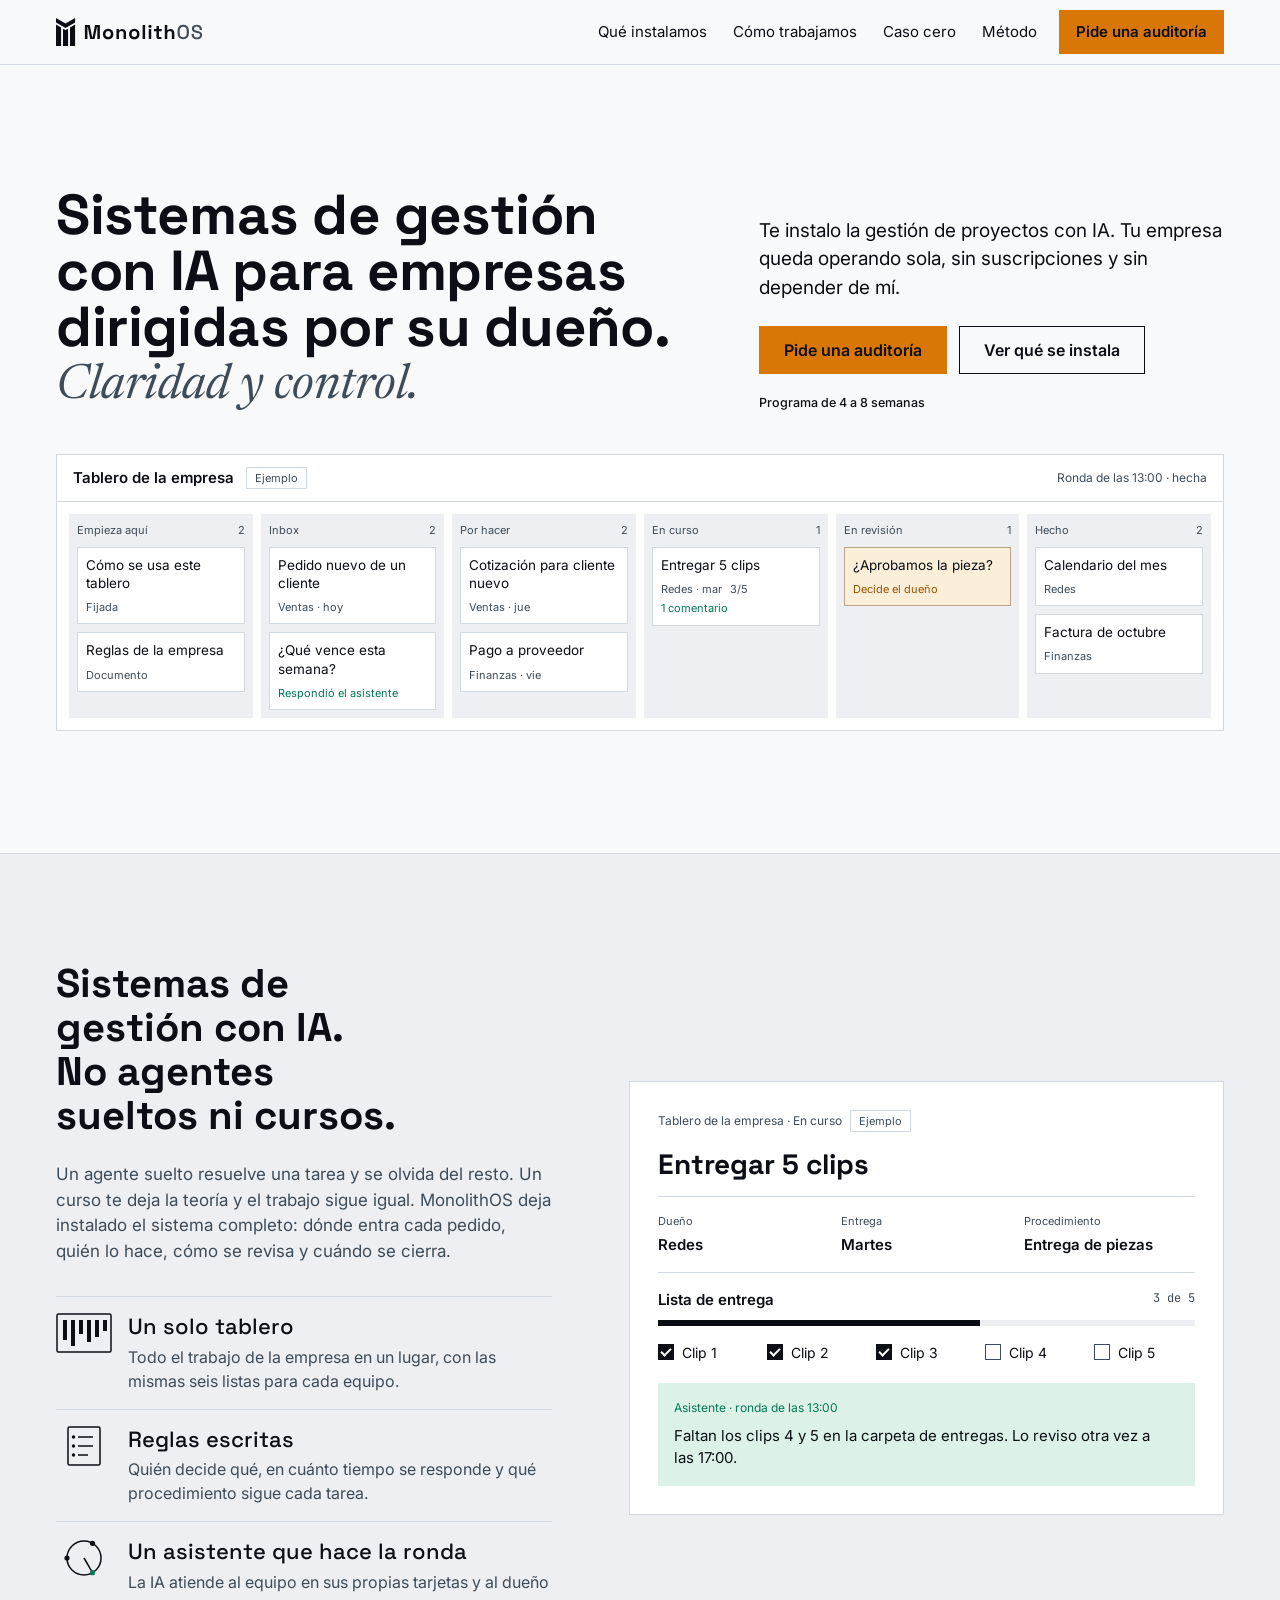
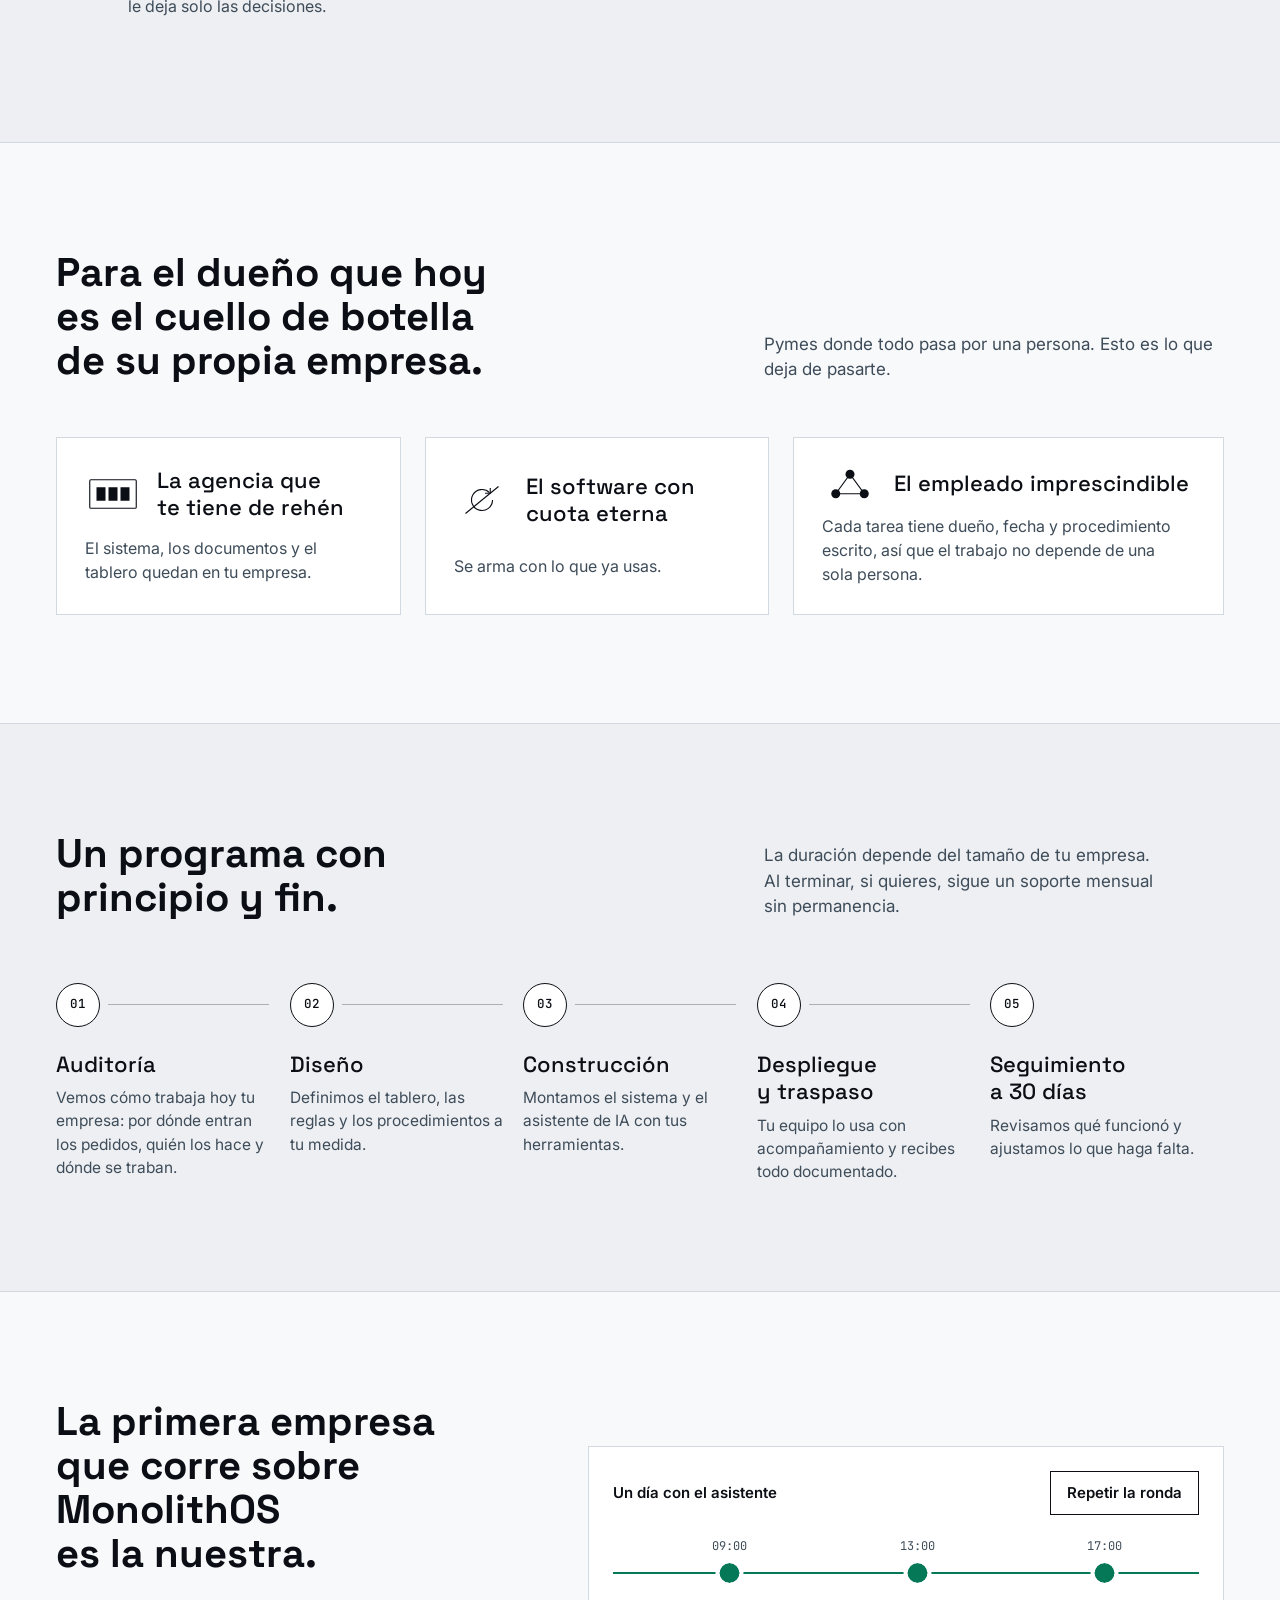
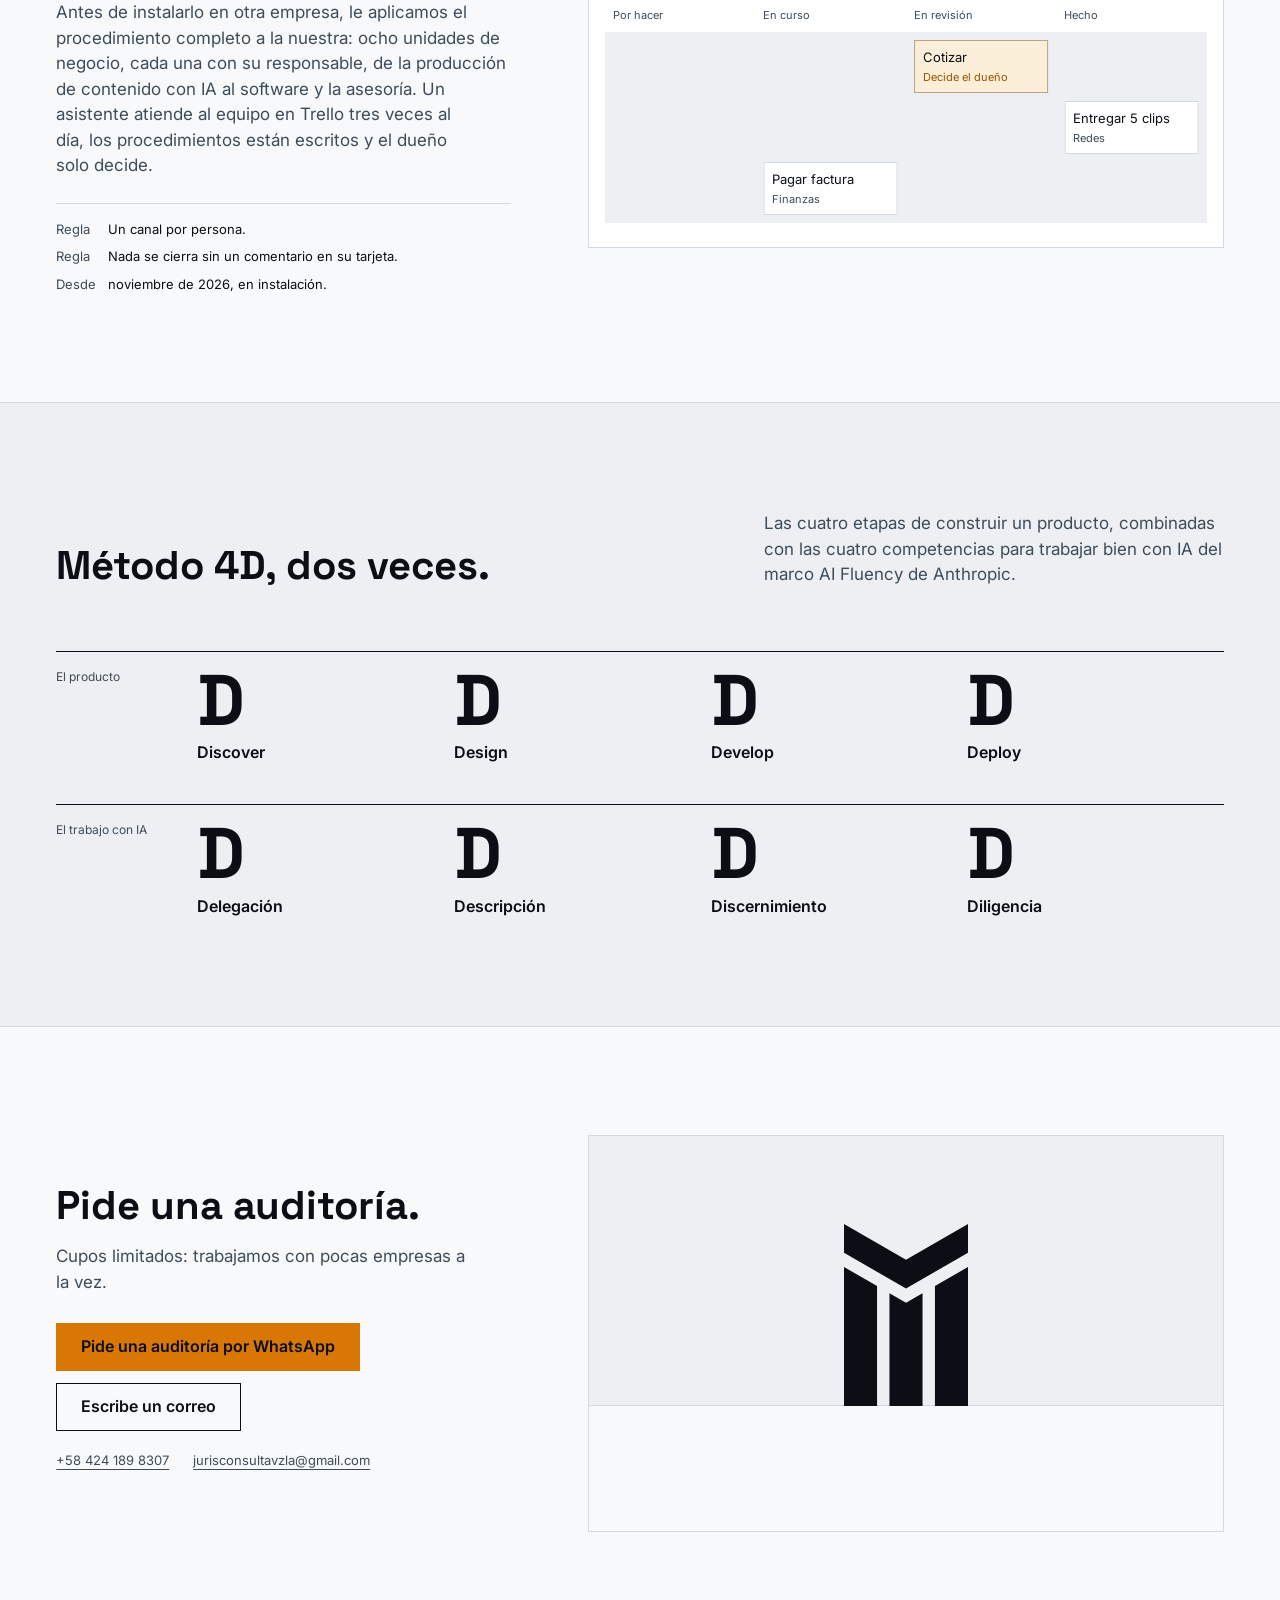
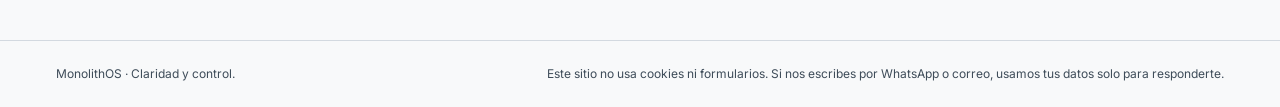
<file: index.html>
<!doctype html>
<html lang="es">
<head>
  <meta charset="utf-8">
  <title>MonolithOS · Sistemas de gestión con IA</title>
  <meta name="description" content="MonolithOS instala sistemas de gestión con IA en empresas dirigidas por su dueño: un solo tablero, reglas escritas y un asistente que hace la ronda.">
  <meta name="theme-color" content="#F8F9FA" media="(prefers-color-scheme: light)">
  <meta name="theme-color" content="#0B0E14" media="(prefers-color-scheme: dark)">
  <meta property="og:title" content="MonolithOS · Sistemas de gestión con IA">
  <meta property="og:description" content="MonolithOS instala sistemas de gestión con IA en empresas dirigidas por su dueño: un solo tablero, reglas escritas y un asistente que hace la ronda.">
  <meta property="og:image" content="https://monoglith.online/recursos/monolithos-og-1200x630.png">
  <meta property="og:locale" content="es_VE">
  <meta property="og:type" content="website">
  <link rel="canonical" href="https://monoglith.online/">
  <link rel="icon" type="image/svg+xml" href="recursos/favicon.svg">
  <link rel="apple-touch-icon" href="recursos/apple-touch-icon.png">
  <!-- Plausible Analytics (crear cuenta en plausible.io y cambiar data-domain si es necesario) -->
  <script defer data-domain="monoglith.online" src="https://plausible.io/js/script.js"></script>
  <script>(function(){var d=document.documentElement;d.setAttribute('lang','es');try{if(!window.matchMedia('(prefers-reduced-motion: reduce)').matches){d.classList.add('js-motion')}}catch(e){}})();</script>
  <link rel="preconnect" href="https://fonts.googleapis.com">
  <link rel="preconnect" href="https://fonts.gstatic.com" crossorigin>
  <link rel="stylesheet" href="https://fonts.googleapis.com/css2?family=Space+Grotesk:wght@500;700&family=Inter:wght@400;500;600;700&family=JetBrains+Mono:wght@400;500&family=Newsreader:ital,wght@1,400&display=swap">
  <link rel="stylesheet" href="recursos/tokens.css">
  <style>
/* Hallmark · shape: kept · genre: modern-minimal · theme: brand · redesign: restyle
 * paper: #F8F9FA piedra · accent: #D97706 ambar · display: Space Grotesk · body: Inter
 * nav: kept · signature: el tablero de la portada · states: kept
 * axes: light/grotesk/amber · posture: kept · contrast: pass · v2.0.0 */
/* Hallmark · pre-emit critique: P4 H4 E4 S4 R4 V3 · weakest: V, el sitio comparte sistema con La Oficina a propósito; la variedad queda fuera por regla de DESIGN.md */
/* Hallmark · waive 37 · cuatro familias en tokens.css y en esta página: Space Grotesk, Inter, JetBrains Mono y Newsreader · son la marca v1 que Marco aprobó el 17-nov; Newsreader solo lleva el lema «Claridad y control.» */
/* Hallmark · reworded "Sistemas de gestión con IA para empresas dirigidas por su dueño. Claridad y control." to the same h1 without the lema, which now sits right below it as its own line · 38iii names the accented phrase inside the head */
/* Hallmark · waive 49b · a 320 px de ancho el botón "Pide una auditoría por WhatsApp" pasa a dos líneas centradas · es la acción principal y nombra el canal; recortarla quita el dato que el cliente venezolano busca */
/* Hallmark · answered F7 · las fichas, el detalle y las tarjetas imitan el tablero real a propósito: todas son tarjetas del mismo tablero */
/* Hallmark · answered F19 · 500 es el peso de "OS" y de los h3 en la marca v1; 400, 600 y 700 son el cuerpo y los titulares */
/* Hallmark · dismissed 29 · el vidrio vive solo en la cabecera, la regla de apple-design-skill que Marco pidió para el sitio */
/* Hallmark · dropped "MonolithOS · Método 4D" y los rótulos 01 a 06 · 54 names the eyebrow; el menú ya nombra cada sección y Método 4D tiene su propia sección */
/* Hallmark · dropped los puntos verdes de estado · 10 names the decorative status dot; el texto ya dice "hecha" */
/* Borrador 0.5, pensado primero para teléfono (17-nov-2026).
   Reglas de apple-design-skill (dickwu) aplicadas a mano sobre la marca aprobada: texto de 17 px y nada por debajo de 11 px,
   controles de 44 px o más, contraste de 4.5:1 o más, vidrio solo en la cabecera, movimiento breve y opcional,
   y el diseño cambia por ancho: el teléfono es la base, la tableta empieza en 700 px y el escritorio en 1100 px.
   Donde Apple y la marca chocan, manda la marca: esquinas rectas, sin sombras y sin degradados.
   De taste-skill queda la estructura: una sección por pantalla y el tablero en tres vistas (portada, tarjeta abierta y la ronda animada). */
:root{--gut:20px; --alto-cab:56px}
@media (min-width:700px){:root{--gut:32px; --alto-cab:64px}}
@media (min-width:1100px){:root{--gut:clamp(40px,4.4vw,64px)}}

*{box-sizing:border-box}
html,body{overflow-x:clip}
html{scroll-padding-top:calc(var(--alto-cab) + 16px);-webkit-text-size-adjust:100%}
@media (prefers-reduced-motion: no-preference){html{scroll-behavior:smooth}}
body{margin:0;background:var(--piedra);color:var(--tinta);font-family:var(--texto);font-size:17px;line-height:1.5;-webkit-font-smoothing:antialiased;text-rendering:optimizeLegibility}
svg{display:block}
a{color:inherit}
p,dl,dd,figure{margin:0}
[hidden]{display:none!important}
h1,h2,h3{margin:0;font-weight:inherit}
p{text-wrap:pretty}
.envoltura{width:100%;max-width:1280px;margin-inline:auto;padding-left:max(var(--gut),env(safe-area-inset-left,0px));padding-right:max(var(--gut),env(safe-area-inset-right,0px))}
:focus-visible{outline:2px solid var(--tinta);outline-offset:3px}
.saltar{position:absolute;left:12px;top:-80px;z-index:100;display:inline-flex;align-items:center;min-height:44px;padding:0 16px;background:var(--tinta);color:var(--piedra);font-family:var(--texto);font-size:13px;text-decoration:none}
.saltar:focus{top:12px}

/* Botones: sin saltos al pasar el ratón; al tocarlos se aclaran */
.boton{display:inline-flex;align-items:center;justify-content:center;gap:8px;min-height:48px;padding:0 24px;border-radius:var(--r);border:1px solid var(--tinta);background:transparent;color:var(--tinta);font-family:var(--texto);font-weight:600;font-size:16px;line-height:1.2;text-decoration:none;cursor:pointer;-webkit-tap-highlight-color:transparent;transition:background-color .15s ease,opacity .1s ease}
.boton:active{opacity:.72}
.boton.lleno{background:var(--ambar);border-color:var(--ambar);color:var(--sobre-ambar)}
.boton.chico{min-height:44px;padding:0 16px;font-size:15px}
@media (hover:hover){
  .boton:hover{background:color-mix(in srgb,var(--tinta) 7%,transparent)}
  .boton.lleno:hover{background:color-mix(in srgb,var(--ambar) 88%,var(--sobre-ambar))}
}

/* Cabecera: la única capa de vidrio de la página */
.cabecera{position:sticky;top:0;z-index:50;background:var(--vidrio);-webkit-backdrop-filter:blur(24px) saturate(1.4);backdrop-filter:blur(24px) saturate(1.4);border-bottom:1px solid var(--veta)}
@media (prefers-reduced-transparency: reduce){.cabecera{background:var(--piedra);-webkit-backdrop-filter:none;backdrop-filter:none}}
.cabecera-fila{display:flex;align-items:center;justify-content:space-between;gap:16px;height:var(--alto-cab)}
.marca{display:inline-flex;align-items:center;min-height:44px;text-decoration:none;color:var(--tinta)}
.marca svg{display:block;height:24px;width:auto}.marca .m-tinta{fill:var(--tinta)}.marca .m-os{fill:var(--gris)}
.menu{display:none;position:absolute;left:0;right:0;top:100%;flex-direction:column;align-items:stretch;background:var(--piedra);border-block:1px solid var(--veta);padding:4px max(var(--gut),env(safe-area-inset-right,0px)) 24px max(var(--gut),env(safe-area-inset-left,0px))}
.menu.abierto{display:flex}
.menu a:not(.boton){display:flex;align-items:center;min-height:52px;font-size:17px;text-decoration:none;border-bottom:1px solid var(--veta)}
.menu .boton{margin-top:20px;min-height:48px;font-size:16px}
@media (min-width:960px){
  .cabecera .abrir-menu{display:none}
  .marca svg{height:28px}
  .menu{display:flex;position:static;flex-direction:row;align-items:center;gap:2px;background:none;border:0;padding:0}
  .menu a:not(.boton){display:inline-flex;min-height:44px;padding:0 12px;font-size:15px;border-bottom:0}
  .menu .boton{margin:0 0 0 8px;min-height:44px;font-size:15px}
}
@media (min-width:960px) and (hover:hover){.menu a:not(.boton):hover{text-decoration:underline;text-decoration-thickness:1px;text-underline-offset:6px}}

/* Tipografía: la escala de la marca, que baja en el teléfono (h1 a 40 px, h2 a 30 px) */
.ceja,.rotulo{font-family:var(--texto);font-size:12px;color:var(--gris)}
.rotulo{display:flex;align-items:baseline;gap:16px;margin-bottom:16px}
.rotulo span{color:var(--tinta)}
h1{font-family:var(--display);font-weight:700;font-size:clamp(36px,10.2vw,60px);line-height:1.04;letter-spacing:-.01em;text-wrap:balance}
h2{font-family:var(--display);font-weight:700;font-size:clamp(28px,7.7vw,40px);line-height:1.1;text-wrap:balance;max-width:22ch}
h3{font-family:var(--display);font-weight:500;font-size:20px;line-height:1.25;text-wrap:balance}
.linea{display:block}
.lema-portada{margin-top:4px;font-size:clamp(32px,8.4vw,52px);line-height:1.1;color:var(--gris)}
.boton:disabled,.boton[aria-disabled="true"]{opacity:.45;cursor:not-allowed}
.gris{color:var(--gris)}
.lema{font-family:var(--serif);font-style:italic;font-weight:400;letter-spacing:0}
.texto{font-size:17px;line-height:1.5;max-width:60ch}
@media (min-width:1100px){
  .lema-portada{font-size:clamp(44px,3.8vw,56px)}
  h1{font-size:clamp(52px,4.4vw,64px);line-height:1}
  h2{font-size:clamp(40px,3.1vw,44px)}
  h3{font-size:22px}
  .rotulo{margin-bottom:24px}
}

/* Portada */
.portada{padding-block:28px 48px}
.portada-top{display:grid;grid-template-columns:minmax(0,1fr);gap:20px}
.portada .ceja{margin-bottom:16px}
.entrada{font-size:17px;line-height:1.5;max-width:60ch}
.acciones{display:flex;flex-direction:column;align-items:stretch;gap:12px;margin-top:24px}
.dato{margin-top:20px;font-family:var(--texto);font-size:12.5px}
.dato b{font-weight:500}
@media (min-width:560px){.acciones{flex-direction:row;flex-wrap:wrap;align-items:center}}
@media (min-width:700px){.portada{padding-block:48px 64px}.entrada{font-size:18px}}
@media (min-width:1100px){
  .portada{min-height:calc(100svh - var(--alto-cab) - 48px);display:flex;flex-direction:column;justify-content:center;padding-block:clamp(40px,6vh,64px)}
  .portada-top{grid-template-columns:minmax(0,7fr) minmax(0,5fr);gap:clamp(32px,4vw,64px);align-items:end}
  .portada .ceja{margin-bottom:20px}
  .entrada{font-size:19px;max-width:44ch}
}

/* Tablero de la portada: en el teléfono las listas se deslizan de lado, como en la app */
.app{margin-top:32px;background:var(--papel);border:1px solid var(--veta);border-radius:var(--r)}
.app-barra{display:flex;flex-wrap:wrap;align-items:center;gap:8px 12px;padding:12px 16px;border-bottom:1px solid var(--veta)}
.app-nombre{font-weight:600;font-size:15px}
.etq{font-family:var(--texto);font-size:11px;color:var(--gris);border:1px solid var(--veta);padding:2px 8px;border-radius:var(--r)}
.estado{flex-basis:100%;display:inline-flex;align-items:center;gap:8px;font-family:var(--texto);font-size:12px;color:var(--gris)}
.punto{display:inline-block;width:7px;height:7px;border-radius:50%;background:var(--senal);outline:3px solid var(--senal-fondo);flex:none}
.listas{display:grid;grid-auto-flow:column;grid-auto-columns:minmax(220px,74%);gap:8px;padding:12px;overflow-x:auto;overscroll-behavior-x:contain;scroll-snap-type:x mandatory;scroll-padding-inline:12px;scrollbar-width:thin}
.lista{scroll-snap-align:start;background:var(--cantera);border-radius:var(--r);padding:8px;min-width:0;display:flex;flex-direction:column;gap:8px}
.lista-t{font-family:var(--texto);font-size:11px;color:var(--gris);display:flex;justify-content:space-between;gap:8px}
.ficha{background:var(--papel);border:1px solid var(--veta);border-radius:var(--r);padding:8px 12px;font-size:15px;line-height:1.35;min-width:0;overflow-wrap:anywhere}
.ficha small{display:flex;flex-wrap:wrap;gap:4px 8px;margin-top:8px;font-family:var(--texto);font-size:11px;line-height:1.4;color:var(--gris)}
.ficha .asis{color:var(--senal)}
.ficha.decide{background:var(--decide-fondo);border-color:color-mix(in srgb,var(--decide) 40%,var(--veta))}
.ficha.decide small{color:var(--decide)}
@media (min-width:700px){
  .estado{flex-basis:auto;margin-left:auto}
  .listas{grid-auto-flow:row;grid-template-columns:repeat(3,minmax(0,1fr));overflow:visible;scroll-snap-type:none}
}
@media (min-width:1100px){
  .app{margin-top:clamp(32px,4.5vh,48px)}
  .listas{grid-template-columns:repeat(6,minmax(0,1fr))}
  .ficha{padding:8px 8px;font-size:13.5px}
}

/* Secciones */
.seccion{padding-block:56px;border-top:1px solid var(--veta)}
.seccion.alt{background:var(--cantera)}
.cabeza{display:grid;grid-template-columns:minmax(0,1fr);gap:16px}
.cabeza .texto{color:var(--gris)}
@media (min-width:700px){.seccion{padding-block:80px}.cabeza{gap:20px}}
@media (min-width:1100px){
  .seccion{padding-block:clamp(96px,12vh,128px)}
  .cabeza{grid-template-columns:minmax(0,7fr) minmax(0,5fr);gap:clamp(32px,5vw,80px);align-items:end}
}

/* Qué instalamos */
.dos{display:grid;grid-template-columns:minmax(0,1fr);gap:40px}
.dos .texto{margin-top:16px;color:var(--gris)}
.piezas{margin-top:28px}
.pieza{display:grid;grid-template-columns:48px minmax(0,1fr);gap:16px;align-items:start;padding:16px 0;border-top:1px solid var(--veta)}
.pieza svg{width:48px;height:34px}
.pieza p{color:var(--gris);margin-top:4px;font-size:16px}
.c-senal{color:var(--senal)}
.detalle{width:100%;background:var(--papel);border:1px solid var(--veta);border-radius:var(--r);padding:16px}
.det-cab{display:flex;flex-wrap:wrap;align-items:center;gap:8px 8px;font-family:var(--texto);font-size:12px;color:var(--gris)}
.det-titulo{font-family:var(--display);font-weight:700;font-size:24px;line-height:1.15;margin-top:16px}
.det-meta{display:grid;grid-template-columns:repeat(2,minmax(0,1fr));gap:12px;margin-top:16px;padding:16px 0;border-block:1px solid var(--veta)}
.det-meta div:last-child{grid-column:1/-1}
.det-meta dt{font-family:var(--texto);font-size:11px;color:var(--gris)}
.det-meta dd{margin-top:4px;font-size:15px;font-weight:600;overflow-wrap:anywhere}
.det-check{margin-top:16px}
.det-check-t{display:flex;justify-content:space-between;gap:12px;font-size:15px;font-weight:600}
.det-check-t span{font-family:var(--mono);font-weight:400;font-size:12px;color:var(--gris)}
.progreso{height:6px;background:var(--cantera);overflow:hidden;margin:8px 0 16px}
.progreso i{display:block;height:100%;width:60%;background:var(--tinta)}
.det-check ul{list-style:none;margin:0;padding:0;display:grid;grid-template-columns:repeat(3,minmax(0,1fr));gap:8px 8px}
.det-check li{display:flex;align-items:center;gap:8px;font-size:15px}
.caja{position:relative;flex:none;width:16px;height:16px;border:1.5px solid var(--gris)}
.ok .caja{background:var(--tinta);border-color:var(--tinta)}
.ok .caja::after{content:"";position:absolute;left:4px;top:1px;width:4px;height:8px;border:solid var(--papel);border-width:0 2px 2px 0;transform:rotate(45deg)}
.comentario{margin-top:20px;background:var(--senal-fondo);border-radius:var(--r);padding:16px 16px}
.quien{display:flex;align-items:center;gap:8px;font-family:var(--texto);font-size:12px;color:var(--senal)}
.comentario p:not(.quien){margin-top:8px;font-size:15px;line-height:1.5}
@media (min-width:700px){
  .pieza{grid-template-columns:56px minmax(0,1fr);gap:16px}
  .pieza svg{width:56px;height:40px}
  .detalle{max-width:600px;padding:24px}
  .det-titulo{font-size:28px}
  .det-meta{grid-template-columns:repeat(3,minmax(0,1fr))}
  .det-meta div:last-child{grid-column:auto}
  .det-check ul{grid-template-columns:repeat(5,minmax(0,1fr))}
  .det-check li{font-size:14px}
}
@media (min-width:1100px){
  .dos{grid-template-columns:minmax(0,5fr) minmax(0,6fr);gap:clamp(48px,6vw,96px);align-items:center}
  .dos .texto{margin-top:24px}
  .piezas{margin-top:32px}
  .detalle{justify-self:end;padding:28px}
}

/* Para quién */
.tres{display:grid;grid-template-columns:minmax(0,1fr);gap:12px;margin-top:32px}
.tarjeta{min-width:0;display:grid;grid-template-columns:auto minmax(0,1fr);align-items:center;column-gap:16px;row-gap:12px;background:var(--papel);border:1px solid var(--veta);border-radius:var(--r);padding:20px}
.tarjeta svg{width:48px;height:32px}
.tarjeta p{grid-column:1/-1}
.tarjeta p{color:var(--gris);font-size:16px}
@media (min-width:700px){.tres{gap:16px;margin-top:48px}.tarjeta{padding:24px}.tarjeta svg{width:56px;height:36px}}
@media (min-width:900px){.tres{grid-template-columns:minmax(0,4fr) minmax(0,4fr) minmax(0,5fr)}}
@media (min-width:1100px){.tres{gap:24px;margin-top:clamp(48px,6vh,64px)}.tarjeta{padding:28px}}

/* Cómo trabajamos: línea de tiempo vertical en el teléfono, horizontal en el escritorio */
.fases{list-style:none;margin:36px 0 0;padding:0;display:grid;grid-template-columns:minmax(0,1fr)}
.fases li{min-width:0;display:grid;grid-template-columns:44px minmax(0,1fr);gap:16px}
.nodo{display:flex;flex-direction:column;align-items:center}
.nodo b{flex:none;display:grid;place-items:center;width:44px;height:44px;border:1px solid var(--tinta);border-radius:50%;background:var(--papel);font-family:var(--mono);font-weight:500;font-size:12.5px}
.nodo::after{content:"";flex:1;width:1px;min-height:24px;margin:8px 0;background:var(--tinta);opacity:.28}
.fases li:last-child .nodo::after{display:none}
.fases li > div:last-child{padding:8px 0 28px}
.fases li:last-child > div:last-child{padding-bottom:0}
.fases h3{margin-bottom:8px}
.fases p{color:var(--gris);font-size:16px}
@media (min-width:1000px){
  .fases{grid-template-columns:repeat(5,minmax(0,1fr));margin-top:clamp(48px,7vh,72px)}
  .fases li{display:block;padding-right:clamp(12px,1.6vw,28px)}
  .nodo{flex-direction:row;margin-bottom:24px}
  .nodo::after{width:auto;height:1px;min-height:0;margin:0 0 0 8px}
  .fases li > div:last-child{padding:0}
  .fases h3{margin-bottom:8px}
  .fases p{font-size:15.5px}
}

/* Caso cero: el único momento animado */
.cero{display:grid;grid-template-columns:minmax(0,1fr);gap:40px}
.cero .texto{margin-top:16px;color:var(--gris)}
.reglas{margin-top:24px;padding-top:16px;border-top:1px solid var(--veta);display:grid;gap:8px;font-family:var(--texto);font-size:13px}
.reglas p{display:flex;gap:12px}
.reglas span{flex:none;min-width:5ch;color:var(--gris)}
@media (min-width:1100px){.cero{grid-template-columns:minmax(0,5fr) minmax(0,7fr);gap:clamp(48px,6vw,96px);align-items:center}.cero .texto{margin-top:24px}}
.ronda{--gap:8px;--paso:calc(100% + var(--gap));background:var(--papel);border:1px solid var(--veta);border-radius:var(--r);padding:16px}
.ronda-cab{display:flex;flex-wrap:wrap;align-items:center;justify-content:space-between;gap:8px 16px}
.ronda-cab p{font-weight:600;font-size:15px}
.dia{position:relative;height:52px;margin-top:16px}
.pista,.relleno{position:absolute;left:0;right:0;bottom:9px;height:2px}
.pista{background:var(--cantera)}
.relleno{background:var(--senal);transform-origin:left center}
.hora{position:absolute;bottom:0;transform:translateX(-50%);display:flex;flex-direction:column;align-items:center;gap:8px;font-family:var(--mono);font-size:12px;color:var(--gris)}
.hora i{display:block;width:20px;height:20px;border-radius:50%;border:2px solid var(--senal);background:var(--senal);outline:4px solid var(--papel)}
.hora-1{left:20%}.hora-2{left:52%}.hora-3{left:84%}
.mini{display:grid;grid-template-columns:repeat(4,minmax(0,1fr));grid-template-rows:auto repeat(3,auto);column-gap:var(--gap);row-gap:8px;margin-top:24px;padding-bottom:8px}
.mini-t{grid-row:1;min-width:0;font-family:var(--texto);font-size:11px;color:var(--gris);padding:0 0 8px;overflow-wrap:anywhere}
.mini .fondo{grid-row:2/5;margin:-4px;background:var(--cantera);border-radius:var(--r)}
.m-ficha{position:relative;z-index:1;grid-column:1;align-self:start;min-width:0;background:var(--papel);border:1px solid var(--veta);border-radius:var(--r);padding:8px;font-size:12px;line-height:1.3;overflow-wrap:break-word}
.m-ficha small{position:relative;display:block;margin-top:4px;font-family:var(--texto);font-size:11px;color:var(--gris)}
@media (min-width:560px){.ronda{--gap:16px;padding:20px}.mini .fondo{margin:-8px}.mini-t{}.m-ficha{padding:8px 8px;font-size:13px}}
@media (min-width:1100px){.ronda{padding:24px}}
.m-ficha .despues{display:none}
.m-a{grid-row:2;transform:translateX(calc(var(--paso)*2));background:var(--decide-fondo);border-color:color-mix(in srgb,var(--decide) 40%,var(--veta))}
.m-a small{color:var(--decide)}
.m-a .antes{display:none}.m-a .despues{display:block}
.m-b{grid-row:3;transform:translateX(calc(var(--paso)*3))}
.m-c{grid-row:4;transform:translateX(var(--paso))}
/* Estado inicial, solo con animación permitida y antes de jugar */
.js-motion .ronda:not(.jugada) .m-a{transform:none;background:var(--papel);border-color:var(--veta)}
.js-motion .ronda:not(.jugada) .m-a small{color:var(--gris)}
.js-motion .ronda:not(.jugada) .m-a .antes{display:block}
.js-motion .ronda:not(.jugada) .m-a .despues{display:none}
.js-motion .ronda:not(.jugada) .m-b{transform:translateX(var(--paso))}
.js-motion .ronda:not(.jugada) .m-c{transform:none}
.js-motion .ronda:not(.jugada) .relleno{transform:scaleX(0)}
.js-motion .ronda:not(.jugada) .hora i{background:var(--papel)}
/* La ronda: 3,6 s, rondas al 20 %, 52 % y 84 % */
.ronda.jugada .relleno{animation:r-relleno 3.6s linear both}
.ronda.jugada .hora i{animation:r-enciende .25s ease both}
.ronda.jugada .hora-1 i{animation-delay:.72s}
.ronda.jugada .hora-2 i{animation-delay:1.87s}
.ronda.jugada .hora-3 i{animation-delay:3.02s}
.ronda.jugada .m-a{animation:r-a 3.6s cubic-bezier(.65,0,.35,1) both,r-a-color 3.6s linear both}
.ronda.jugada .m-a small{animation:r-a-texto 3.6s linear both}
.ronda.jugada .m-a .antes{display:block;animation:r-sale 3.6s linear both}
.ronda.jugada .m-a .despues{display:block;position:absolute;inset:0 auto auto 0;animation:r-entra 3.6s linear both}
.ronda.jugada .m-b{animation:r-b 3.6s cubic-bezier(.65,0,.35,1) both}
.ronda.jugada .m-c{animation:r-c 3.6s cubic-bezier(.65,0,.35,1) both}
@keyframes r-relleno{from{transform:scaleX(0)}to{transform:scaleX(1)}}
@keyframes r-enciende{from{background:var(--papel)}to{background:var(--senal)}}
@keyframes r-a{0%,19%{transform:none}25%,51%{transform:translateX(var(--paso))}57%,100%{transform:translateX(calc(var(--paso)*2))}}
@keyframes r-a-color{0%,84%{background:var(--papel);border-color:var(--veta)}90%,100%{background:var(--decide-fondo);border-color:color-mix(in srgb,var(--decide) 40%,var(--veta))}}
@keyframes r-a-texto{0%,84%{color:var(--gris)}90%,100%{color:var(--decide)}}
@keyframes r-sale{0%,84%{opacity:1}88%,100%{opacity:0}}
@keyframes r-entra{0%,86%{opacity:0}90%,100%{opacity:1}}
@keyframes r-b{0%,83%{transform:translateX(var(--paso))}90%,100%{transform:translateX(calc(var(--paso)*3))}}
@keyframes r-c{0%,51%{transform:none}57%,100%{transform:translateX(var(--paso))}}
/* En el teléfono «Decide el dueño» ocupa dos líneas: las dos etiquetas comparten celda para que la tarjeta crezca y no se salga */
.ronda.jugada .m-a small{display:grid}
.ronda.jugada .m-a small > span{grid-area:1/1}
.ronda.jugada .m-a .despues{position:static}

/* Método */
.matriz{margin-top:36px;display:grid;gap:28px}
.fila{display:grid;grid-template-columns:repeat(2,minmax(0,1fr));row-gap:8px;border-top:1px solid var(--tinta)}
.fila-n{grid-column:1/-1;padding-top:16px;font-family:var(--texto);font-size:12px;color:var(--gris)}
.d{min-width:0;padding:12px 16px 0 0}
.d b{display:block;font-family:var(--display);font-weight:700;font-size:56px;line-height:.9}
.d span{display:block;margin-top:8px;font-size:16px;font-weight:600;overflow-wrap:anywhere}
@media (min-width:760px){
  .fila{grid-template-columns:minmax(130px,1.1fr) repeat(4,minmax(0,2fr));row-gap:0}
  .fila-n{grid-column:auto;padding-top:16px}
  .d{padding-top:16px}
  .d b{font-size:clamp(56px,5.6vw,88px)}
  .d span{margin-top:8px}
}
@media (min-width:1100px){.matriz{margin-top:clamp(48px,7vh,72px);gap:40px}}

/* Contacto */
.contacto-fila{display:grid;grid-template-columns:minmax(0,1fr);gap:36px}
.contacto-fila .texto{margin-top:16px;color:var(--gris)}
.contacto-fila .acciones{margin-top:24px}
.contacto-datos{display:flex;flex-wrap:wrap;gap:0 24px;margin-top:8px;font-family:var(--texto);font-size:13px}
.contacto-datos a{display:inline-flex;align-items:center;min-height:44px;color:var(--gris);text-decoration:underline;text-decoration-thickness:1px;text-underline-offset:4px}
@media (hover:hover){.contacto-datos a:hover{color:var(--tinta)}}
.escena{position:relative;aspect-ratio:4/3;overflow:hidden;border:1px solid var(--veta);border-radius:var(--r);background:linear-gradient(180deg,var(--cantera) 0 68%,var(--veta) 68% 68.4%,var(--piedra) 68.4% 100%)}
.escena svg{position:absolute;left:50%;bottom:31.6%;height:46%;width:auto;transform:translateX(-50%);fill:var(--tinta)}
@media (min-width:560px){.escena{aspect-ratio:16/9}}
@media (min-width:1000px){
  .contacto-fila{grid-template-columns:minmax(0,5fr) minmax(0,7fr);gap:clamp(48px,6vw,96px);align-items:center}
  .contacto-fila .texto{margin-top:16px}
  .contacto-fila .acciones{margin-top:28px}
  .escena{aspect-ratio:16/10}
}

.pie{border-top:1px solid var(--veta);padding-block:24px calc(24px + env(safe-area-inset-bottom,0px));font-family:var(--texto);font-size:12px;color:var(--gris)}
.pie-fila{display:flex;flex-wrap:wrap;justify-content:space-between;gap:8px 24px}

/* Entrada de la portada: una sola vez, corta y sin rebote */
@keyframes entrar{from{opacity:0;transform:translateY(12px)}to{opacity:1;transform:none}}
.js-motion [data-enter]{animation:entrar .6s cubic-bezier(.2,.7,.2,1) both;animation-delay:calc(var(--d,0) * 70ms)}
@media (prefers-reduced-motion: reduce){*,*::before,*::after{animation:none!important;transition:none!important}}
</style>

<a class="saltar" href="#contenido">Saltar al contenido</a>

<header class="cabecera">
  <div class="envoltura cabecera-fila">
    <a class="marca" href="#inicio" aria-label="MonolithOS, inicio"><svg viewBox="0 0 730.655 140" aria-hidden="true"><path class="m-tinta" d="M0 0 L47.727 27.555 L95.455 0 L95.455 22.044 L47.727 49.6 L0 22.044 Z M0 33.066 L25.455 47.763 L25.455 140 L0 140 Z M35 53.274 L47.727 60.622 L60.455 53.274 L60.455 140 L35 140 Z M70 47.763 L95.455 33.066 L95.455 140 L70 140 Z"/><path class="m-tinta" d="M144.455 105V35H168.955L181.055 96H182.855L194.955 35H219.455V105H206.655V44.7H204.855L192.855 105H171.055L159.055 44.7H157.255V105Z M260.655 106.4Q253.255 106.4 247.355 103.4Q241.455 100.4 238.055 94.7Q234.655 89 234.655 81V79.4Q234.655 71.4 238.055 65.7Q241.455 60 247.355 57Q253.255 54 260.655 54Q268.055 54 273.955 57Q279.855 60 283.255 65.7Q286.655 71.4 286.655 79.4V81Q286.655 89 283.255 94.7Q279.855 100.4 273.955 103.4Q268.055 106.4 260.655 106.4ZM260.655 95.2Q266.455 95.2 270.255 91.45Q274.055 87.7 274.055 80.7V79.7Q274.055 72.7 270.305 68.95Q266.555 65.2 260.655 65.2Q254.855 65.2 251.055 68.95Q247.255 72.7 247.255 79.7V80.7Q247.255 87.7 251.055 91.45Q254.855 95.2 260.655 95.2Z M302.255 105V55.4H314.655V61.9H316.455Q317.655 59.3 320.955 56.95Q324.255 54.6 330.955 54.6Q336.755 54.6 341.105 57.25Q345.455 59.9 347.855 64.55Q350.255 69.2 350.255 75.4V105H337.655V76.4Q337.655 70.8 334.905 68Q332.155 65.2 327.055 65.2Q321.255 65.2 318.055 69.05Q314.855 72.9 314.855 79.8V105Z M391.455 106.4Q384.055 106.4 378.155 103.4Q372.255 100.4 368.855 94.7Q365.455 89 365.455 81V79.4Q365.455 71.4 368.855 65.7Q372.255 60 378.155 57Q384.055 54 391.455 54Q398.855 54 404.755 57Q410.655 60 414.055 65.7Q417.455 71.4 417.455 79.4V81Q417.455 89 414.055 94.7Q410.655 100.4 404.755 103.4Q398.855 106.4 391.455 106.4ZM391.455 95.2Q397.255 95.2 401.055 91.45Q404.855 87.7 404.855 80.7V79.7Q404.855 72.7 401.105 68.95Q397.355 65.2 391.455 65.2Q385.655 65.2 381.855 68.95Q378.055 72.7 378.055 79.7V80.7Q378.055 87.7 381.855 91.45Q385.655 95.2 391.455 95.2Z M433.055 105V35H445.655V105Z M463.655 105V55.4H476.255V105ZM469.955 49.6Q466.555 49.6 464.205 47.4Q461.855 45.2 461.855 41.6Q461.855 38 464.205 35.8Q466.555 33.6 469.955 33.6Q473.455 33.6 475.755 35.8Q478.055 38 478.055 41.6Q478.055 45.2 475.755 47.4Q473.455 49.6 469.955 49.6Z M513.255 105Q508.355 105 505.305 101.95Q502.255 98.9 502.255 93.8V65.8H489.855V55.4H502.255V40H514.855V55.4H528.455V65.8H514.855V91.6Q514.855 94.6 517.655 94.6H527.255V105Z M543.855 105V35H556.455V61.5H558.255Q559.055 59.9 560.755 58.3Q562.455 56.7 565.305 55.65Q568.155 54.6 572.555 54.6Q578.355 54.6 582.705 57.25Q587.055 59.9 589.455 64.55Q591.855 69.2 591.855 75.4V105H579.255V76.4Q579.255 70.8 576.505 68Q573.755 65.2 568.655 65.2Q562.855 65.2 559.655 69.05Q556.455 72.9 556.455 79.8V105Z"/><path class="m-os" d="M636.055 106.4Q623.155 106.4 615.555 99.15Q607.955 91.9 607.955 78.2V61.8Q607.955 48.1 615.555 40.85Q623.155 33.6 636.055 33.6Q648.955 33.6 656.605 40.85Q664.255 48.1 664.255 61.8V78.2Q664.255 91.9 656.605 99.15Q648.955 106.4 636.055 106.4ZM636.055 96.7Q644.355 96.7 648.855 91.85Q653.355 87 653.355 78.6V61.4Q653.355 53 648.855 48.15Q644.355 43.3 636.055 43.3Q627.955 43.3 623.355 48.15Q618.755 53 618.755 61.4V78.6Q618.755 87 623.355 91.85Q627.955 96.7 636.055 96.7Z M704.855 106.4Q696.955 106.4 690.855 103.6Q684.755 100.8 681.305 95.35Q677.855 89.9 677.855 82.1V79.6H688.555V82.1Q688.555 89.5 693.005 93.2Q697.455 96.9 704.855 96.9Q712.355 96.9 716.155 93.75Q719.955 90.6 719.955 85.6Q719.955 82.3 718.155 80.2Q716.355 78.1 713.055 76.85Q709.755 75.6 705.155 74.5L701.455 73.6Q694.755 72 689.805 69.65Q684.855 67.3 682.155 63.4Q679.455 59.5 679.455 53.4Q679.455 47.2 682.505 42.8Q685.555 38.4 690.955 36Q696.355 33.6 703.655 33.6Q710.955 33.6 716.705 36.1Q722.455 38.6 725.755 43.5Q729.055 48.4 729.055 55.8V59.4H718.355V55.8Q718.355 51.3 716.505 48.5Q714.655 45.7 711.355 44.4Q708.055 43.1 703.655 43.1Q697.255 43.1 693.705 45.75Q690.155 48.4 690.155 53.1Q690.155 56.3 691.705 58.35Q693.255 60.4 696.255 61.7Q699.255 63 703.755 64L707.455 64.9Q714.255 66.4 719.455 68.75Q724.655 71.1 727.655 75.1Q730.655 79.1 730.655 85.4Q730.655 91.7 727.505 96.4Q724.355 101.1 718.555 103.75Q712.755 106.4 704.855 106.4Z"/></svg></a>
    <button type="button" class="boton chico abrir-menu" id="abrir-menu" aria-expanded="false" aria-controls="menu">Menú</button>
    <nav class="menu" id="menu" aria-label="Secciones">
      <a class="subraya" href="#que-instalamos">Qué instalamos</a>
      <a class="subraya" href="#como-trabajamos">Cómo trabajamos</a>
      <a class="subraya" href="#caso-cero">Caso cero</a>
      <a class="subraya" href="#metodo">Método</a>
      <a class="boton chico lleno" href="#contacto">Pide una auditoría</a>
    </nav>
  </div>
</header>

<main id="contenido">

<section class="portada" id="inicio" aria-labelledby="titulo">
  <div class="envoltura">
    <div class="portada-top">
      <div>
        <h1 id="titulo" data-enter style="--d:1">Sistemas de gestión con IA para empresas dirigidas por su dueño.</h1>
        <p class="lema lema-portada" data-enter style="--d:2">Claridad y control.</p>
      </div>
      <div data-enter style="--d:3">
        <p class="entrada">Te instalo la gestión de proyectos con IA. Tu empresa queda operando sola, sin suscripciones y sin depender de mí.</p>
        <div class="acciones">
          <a class="boton lleno" href="#contacto">Pide una auditoría</a>
          <a class="boton" href="#que-instalamos">Ver qué se instala</a>
        </div>
        <p class="dato"><b>Programa de 4 a 8 semanas</b></p>
      </div>
    </div>

    <div class="app" data-enter style="--d:5" role="img" aria-label="Ejemplo de tablero instalado, con seis listas: Empieza aquí, Inbox, Por hacer, En curso, En revisión y Hecho. El asistente ya hizo la ronda de las 13:00 y dejó una decisión para el dueño.">
      <div class="app-barra">
        <span class="app-nombre">Tablero de la empresa</span>
        <span class="etq">Ejemplo</span>
        <span class="estado">Ronda de las 13:00 · hecha</span>
      </div>
      <div class="listas">
        <div class="lista"><p class="lista-t">Empieza aquí<span>2</span></p>
          <div class="ficha">Cómo se usa este tablero<small>Fijada</small></div>
          <div class="ficha">Reglas de la empresa<small>Documento</small></div>
        </div>
        <div class="lista"><p class="lista-t">Inbox<span>2</span></p>
          <div class="ficha">Pedido nuevo de un cliente<small>Ventas · hoy</small></div>
          <div class="ficha">¿Qué vence esta semana?<small class="asis">Respondió el asistente</small></div>
        </div>
        <div class="lista"><p class="lista-t">Por hacer<span>2</span></p>
          <div class="ficha">Cotización para cliente nuevo<small>Ventas · jue</small></div>
          <div class="ficha">Pago a proveedor<small>Finanzas · vie</small></div>
        </div>
        <div class="lista"><p class="lista-t">En curso<span>1</span></p>
          <div class="ficha">Entregar 5 clips<small><span>Redes · mar</span><span>3/5</span><span class="asis">1 comentario</span></small></div>
        </div>
        <div class="lista"><p class="lista-t">En revisión<span>1</span></p>
          <div class="ficha decide">¿Aprobamos la pieza?<small>Decide el dueño</small></div>
        </div>
        <div class="lista"><p class="lista-t">Hecho<span>2</span></p>
          <div class="ficha">Calendario del mes<small>Redes</small></div>
          <div class="ficha">Factura de octubre<small>Finanzas</small></div>
        </div>
      </div>
    </div>
  </div>
</section>

<section class="seccion alt" id="que-instalamos" aria-labelledby="t-instalamos">
  <div class="envoltura dos">
    <div>
      <h2 id="t-instalamos">Sistemas de gestión con IA. <span class="linea">No agentes sueltos ni cursos.</span></h2>
      <p class="texto">Un agente suelto resuelve una tarea y se olvida del resto. Un curso te deja la teoría y el trabajo sigue igual. MonolithOS deja instalado el sistema completo: dónde entra cada pedido, quién lo hace, cómo se revisa y cuándo se cierra.</p>
      <div class="piezas">
        <div class="pieza">
          <svg viewBox="0 0 56 40" fill="none" stroke="currentColor" stroke-width="1.5" aria-hidden="true"><rect x="1" y="1" width="54" height="38" rx="1.5"/><path d="M9 7v20M17 7v26M25 7v14M33 7v22M41 7v17M49 7v11" stroke-width="4"/></svg>
          <div><h3>Un solo tablero</h3><p>Todo el trabajo de la empresa en un lugar, con las mismas seis listas para cada equipo.</p></div>
        </div>
        <div class="pieza">
          <svg viewBox="0 0 56 40" fill="none" stroke="currentColor" stroke-width="1.5" aria-hidden="true"><rect x="12" y="1" width="32" height="38" rx="1.5"/><path d="M22 11h15M22 20h15M22 29h10"/><circle cx="17.5" cy="11" r="1.7" fill="currentColor" stroke="none"/><circle cx="17.5" cy="20" r="1.7" fill="currentColor" stroke="none"/><circle cx="17.5" cy="29" r="1.7" fill="currentColor" stroke="none"/></svg>
          <div><h3>Reglas escritas</h3><p>Quién decide qué, en cuánto tiempo se responde y qué procedimiento sigue cada tarea.</p></div>
        </div>
        <div class="pieza">
          <svg viewBox="0 0 56 40" fill="none" stroke="currentColor" stroke-width="1.5" aria-hidden="true"><circle cx="28" cy="20" r="17"/><path d="M28 20l8.5 14.7"/><circle cx="11" cy="20" r="2.6" fill="currentColor" stroke="none"/><circle cx="36.5" cy="5.3" r="2.6" fill="currentColor" stroke="none"/><circle class="c-senal" cx="36.5" cy="34.7" r="2.6" fill="currentColor" stroke="none"/></svg>
          <div><h3>Un asistente que hace la ronda</h3><p>La IA atiende al equipo en sus propias tarjetas y al dueño le deja solo las decisiones.</p></div>
        </div>
      </div>
    </div>

    <div class="detalle" role="img" aria-label="Una tarjeta abierta del tablero: Entregar 5 clips, en curso, con dueño, fecha de entrega, procedimiento, una lista de entrega de 3 de 5 y un comentario del asistente.">
      <div class="det-cab"><span>Tablero de la empresa · En curso</span><span class="etq">Ejemplo</span></div>
      <p class="det-titulo">Entregar 5 clips</p>
      <dl class="det-meta">
        <div><dt>Dueño</dt><dd>Redes</dd></div>
        <div><dt>Entrega</dt><dd>Martes</dd></div>
        <div><dt>Procedimiento</dt><dd>Entrega de piezas</dd></div>
      </dl>
      <div class="det-check">
        <p class="det-check-t">Lista de entrega <span>3 de 5</span></p>
        <div class="progreso"><i></i></div>
        <ul>
          <li class="ok"><span class="caja"></span>Clip 1</li>
          <li class="ok"><span class="caja"></span>Clip 2</li>
          <li class="ok"><span class="caja"></span>Clip 3</li>
          <li><span class="caja"></span>Clip 4</li>
          <li><span class="caja"></span>Clip 5</li>
        </ul>
      </div>
      <div class="comentario">
        <p class="quien">Asistente · ronda de las 13:00</p>
        <p>Faltan los clips 4 y 5 en la carpeta de entregas. Lo reviso otra vez a las 17:00.</p>
      </div>
    </div>
  </div>
</section>

<section class="seccion" id="para-quien" aria-labelledby="t-quien">
  <div class="envoltura">
    <div class="cabeza">
      <div>
        <h2 id="t-quien">Para el dueño que hoy es el cuello de botella de su propia empresa.</h2>
      </div>
      <p class="texto">Pymes donde todo pasa por una persona. Esto es lo que deja de pasarte.</p>
    </div>
    <div class="tres">
      <div class="tarjeta">
        <svg viewBox="0 0 72 48" fill="none" stroke="currentColor" stroke-width="1.5" aria-hidden="true"><rect x="5" y="5" width="62" height="38" rx="1.5"/><rect x="14" y="15" width="12" height="18" fill="currentColor" stroke="none"/><rect x="30" y="15" width="12" height="18" fill="currentColor" stroke="none"/><rect x="46" y="15" width="12" height="18" fill="currentColor" stroke="none"/></svg>
        <h3>La agencia que te tiene de rehén</h3>
        <p>El sistema, los documentos y el tablero quedan en tu empresa.</p>
      </div>
      <div class="tarjeta">
        <svg viewBox="0 0 72 48" fill="none" stroke="currentColor" stroke-width="1.5" aria-hidden="true"><path d="M50 24a14 14 0 1 1-4.1-9.9"/><path d="M47 8v7h-7"/><path d="M14 42L58 6"/></svg>
        <h3>El software con cuota eterna</h3>
        <p>Se arma con lo que ya usas.</p>
      </div>
      <div class="tarjeta">
        <svg viewBox="0 0 72 48" fill="none" stroke="currentColor" stroke-width="1.5" aria-hidden="true"><path d="M17 37L36 11L55 37Z"/><circle cx="17" cy="37" r="6" fill="currentColor" stroke="none"/><circle cx="36" cy="11" r="6" fill="currentColor" stroke="none"/><circle cx="55" cy="37" r="6" fill="currentColor" stroke="none"/></svg>
        <h3>El empleado imprescindible</h3>
        <p>Cada tarea tiene dueño, fecha y procedimiento escrito, así que el trabajo no depende de una sola persona.</p>
      </div>
    </div>
  </div>
</section>

<section class="seccion alt" id="como-trabajamos" aria-labelledby="t-como">
  <div class="envoltura">
    <div class="cabeza">
      <div>
        <h2 id="t-como">Un programa con principio y fin.</h2>
      </div>
      <p class="texto">La duración depende del tamaño de tu empresa. Al terminar, si quieres, sigue un soporte mensual sin permanencia.</p>
    </div>
    <ol class="fases">
      <li><div class="nodo"><b>01</b></div><div><h3>Auditoría</h3><p>Vemos cómo trabaja hoy tu empresa: por dónde entran los pedidos, quién los hace y dónde se traban.</p></div></li>
      <li><div class="nodo"><b>02</b></div><div><h3>Diseño</h3><p>Definimos el tablero, las reglas y los procedimientos a tu medida.</p></div></li>
      <li><div class="nodo"><b>03</b></div><div><h3>Construcción</h3><p>Montamos el sistema y el asistente de IA con tus herramientas.</p></div></li>
      <li><div class="nodo"><b>04</b></div><div><h3>Despliegue y traspaso</h3><p>Tu equipo lo usa con acompañamiento y recibes todo documentado.</p></div></li>
      <li><div class="nodo"><b>05</b></div><div><h3>Seguimiento a 30 días</h3><p>Revisamos qué funcionó y ajustamos lo que haga falta.</p></div></li>
    </ol>
  </div>
</section>

<section class="seccion" id="caso-cero" aria-labelledby="t-cero">
  <div class="envoltura cero">
    <div>
      <h2 id="t-cero">La primera empresa que corre sobre MonolithOS es la nuestra.</h2>
      <p class="texto">Antes de instalarlo en otra empresa, le aplicamos el procedimiento completo a la nuestra: ocho unidades de negocio, cada una con su responsable, de la producción de contenido con IA al software y la asesoría. Un asistente atiende al equipo en Trello tres veces al día, los procedimientos están escritos y el dueño solo decide.</p>
      <div class="reglas">
        <p><span>Regla</span>Un canal por persona.</p>
        <p><span>Regla</span>Nada se cierra sin un comentario en su tarjeta.</p>
        <p><span>Desde</span>noviembre de 2026, en instalación.</p>
      </div>
    </div>

    <div class="ronda" id="ronda">
      <div class="ronda-cab">
        <p>Un día con el asistente</p>
        <button type="button" class="boton chico" id="repetir">Repetir la ronda</button>
      </div>
      <div role="img" aria-label="Un día de trabajo: en las rondas de las 09:00, 13:00 y 17:00 el asistente mueve las tarjetas. Al final del día la cotización queda en revisión como decisión del dueño, la entrega de clips queda hecha y el pago de la factura queda en curso.">
        <div class="dia" aria-hidden="true">
          <span class="pista"></span><span class="relleno"></span>
          <span class="hora hora-1">09:00<i></i></span>
          <span class="hora hora-2">13:00<i></i></span>
          <span class="hora hora-3">17:00<i></i></span>
        </div>
        <div class="mini" aria-hidden="true">
          <span class="mini-t" style="grid-column:1">Por hacer</span>
          <span class="mini-t" style="grid-column:2">En curso</span>
          <span class="mini-t" style="grid-column:3">En revisión</span>
          <span class="mini-t" style="grid-column:4">Hecho</span>
          <span class="fondo" style="grid-column:1"></span>
          <span class="fondo" style="grid-column:2"></span>
          <span class="fondo" style="grid-column:3"></span>
          <span class="fondo" style="grid-column:4"></span>
          <div class="m-ficha m-a">Cotizar<small><span class="antes">Ventas</span><span class="despues">Decide el dueño</span></small></div>
          <div class="m-ficha m-b">Entregar 5 clips<small>Redes</small></div>
          <div class="m-ficha m-c">Pagar factura<small>Finanzas</small></div>
        </div>
      </div>
    </div>
  </div>
</section>

<section class="seccion alt" id="metodo" aria-labelledby="t-metodo">
  <div class="envoltura">
    <div class="cabeza">
      <div>
        <h2 id="t-metodo">Método 4D, dos veces.</h2>
      </div>
      <p class="texto">Las cuatro etapas de construir un producto, combinadas con las cuatro competencias para trabajar bien con IA del marco AI Fluency de Anthropic.</p>
    </div>
    <div class="matriz">
      <div class="fila">
        <p class="fila-n">El producto</p>
        <p class="d"><b aria-hidden="true">D</b><span>Discover</span></p>
        <p class="d"><b aria-hidden="true">D</b><span>Design</span></p>
        <p class="d"><b aria-hidden="true">D</b><span>Develop</span></p>
        <p class="d"><b aria-hidden="true">D</b><span>Deploy</span></p>
      </div>
      <div class="fila">
        <p class="fila-n">El trabajo con IA</p>
        <p class="d"><b aria-hidden="true">D</b><span>Delegación</span></p>
        <p class="d"><b aria-hidden="true">D</b><span>Descripción</span></p>
        <p class="d"><b aria-hidden="true">D</b><span>Discernimiento</span></p>
        <p class="d"><b aria-hidden="true">D</b><span>Diligencia</span></p>
      </div>
    </div>
  </div>
</section>

<section class="seccion" id="contacto" aria-labelledby="t-contacto">
  <div class="envoltura contacto-fila">
    <div>
      <h2 id="t-contacto">Pide una auditoría.</h2>
      <p class="texto">Cupos limitados: trabajamos con pocas empresas a la vez.</p>
      <div class="acciones">
        <a class="boton lleno" href="https://wa.me/584241898307?text=Hola%2C%20quiero%20pedir%20una%20auditor%C3%ADa%20para%20mi%20empresa." target="_blank" rel="noopener">Pide una auditoría por WhatsApp</a>
        <a class="boton" href="mailto:jurisconsultavzla@gmail.com?subject=Auditor%C3%ADa%20MonolithOS">Escribe un correo</a>
      </div>
      <p class="contacto-datos"><a href="https://wa.me/584241898307" target="_blank" rel="noopener">+58 424 189 8307</a><a href="mailto:jurisconsultavzla@gmail.com">jurisconsultavzla@gmail.com</a></p>
    </div>
    <div class="escena" role="img" aria-label="El icono de MonolithOS, tres losas bajo un dintel, de pie sobre el horizonte"><svg viewBox="0 0 15 22" aria-hidden="true"><path d="M0 0 L7.5 4.33 L15 0 L15 3.464 L7.5 7.794 L0 3.464 Z M0 5.196 L4 7.506 L4 22 L0 22 Z M5.5 8.372 L7.5 9.526 L9.5 8.372 L9.5 22 L5.5 22 Z M11 7.506 L15 5.196 L15 22 L11 22 Z"/></svg></div>
  </div>
</section>

</main>

<footer class="pie">
  <div class="envoltura pie-fila"><span>MonolithOS · Claridad y control.</span><span>Este sitio no usa cookies ni formularios. Si nos escribes por WhatsApp o correo, usamos tus datos solo para responderte.</span></div>
</footer>

<script>
(function(){
  // Hace que :active funcione al tocar en iOS
  document.addEventListener('touchstart',function(){},{passive:true});
  var reduce=false;
  try{reduce=window.matchMedia('(prefers-reduced-motion: reduce)').matches;}catch(e){}

  // Menú en pantallas chicas
  var abrir=document.getElementById('abrir-menu'), menu=document.getElementById('menu');
  function ponerMenu(a){ abrir.setAttribute('aria-expanded',String(a)); menu.classList.toggle('abierto',a); }
  abrir.addEventListener('click',function(){ ponerMenu(abrir.getAttribute('aria-expanded')!=='true'); });
  Array.prototype.forEach.call(menu.querySelectorAll('a'),function(a){ a.addEventListener('click',function(){ ponerMenu(false); }); });
  document.addEventListener('keydown',function(e){ if(e.key==='Escape' && abrir.getAttribute('aria-expanded')==='true'){ ponerMenu(false); abrir.focus(); } });

  // El momento: la ronda se juega una vez al verla y se repite solo con el botón (nada de movimiento en gestos frecuentes)
  var ronda=document.getElementById('ronda'), repetir=document.getElementById('repetir'), ultima=0;
  if(reduce){ repetir.hidden=true; return; }
  function jugar(){
    var ahora=Date.now(); if(ahora-ultima<3700){ return; } ultima=ahora;
    ronda.classList.remove('jugada'); void ronda.offsetWidth; ronda.classList.add('jugada');
  }
  if('IntersectionObserver' in window){
    var io=new IntersectionObserver(function(es){ es.forEach(function(e){ if(e.isIntersecting){ jugar(); io.disconnect(); } }); },{threshold:.5});
    io.observe(ronda);
  } else { jugar(); }
  repetir.addEventListener('click',function(){ ultima=0; jugar(); });
})();
</script>
</file>
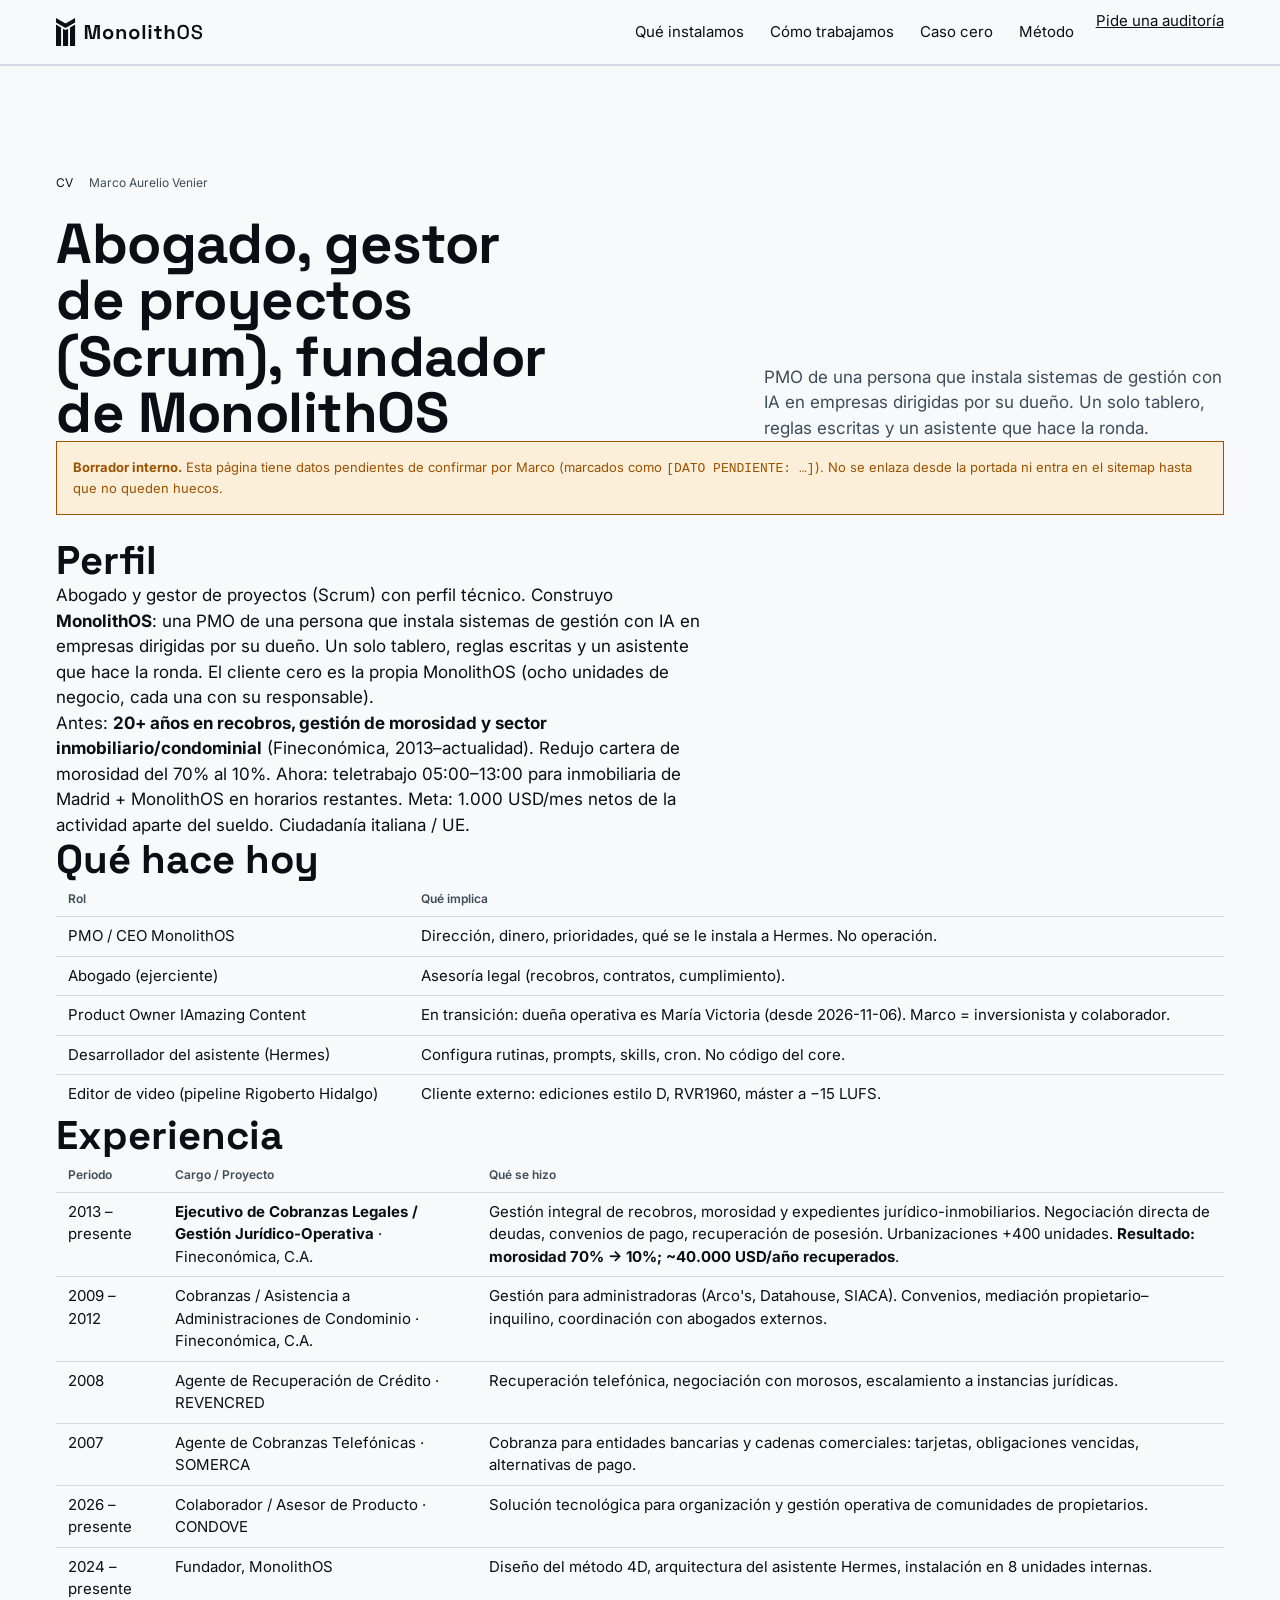
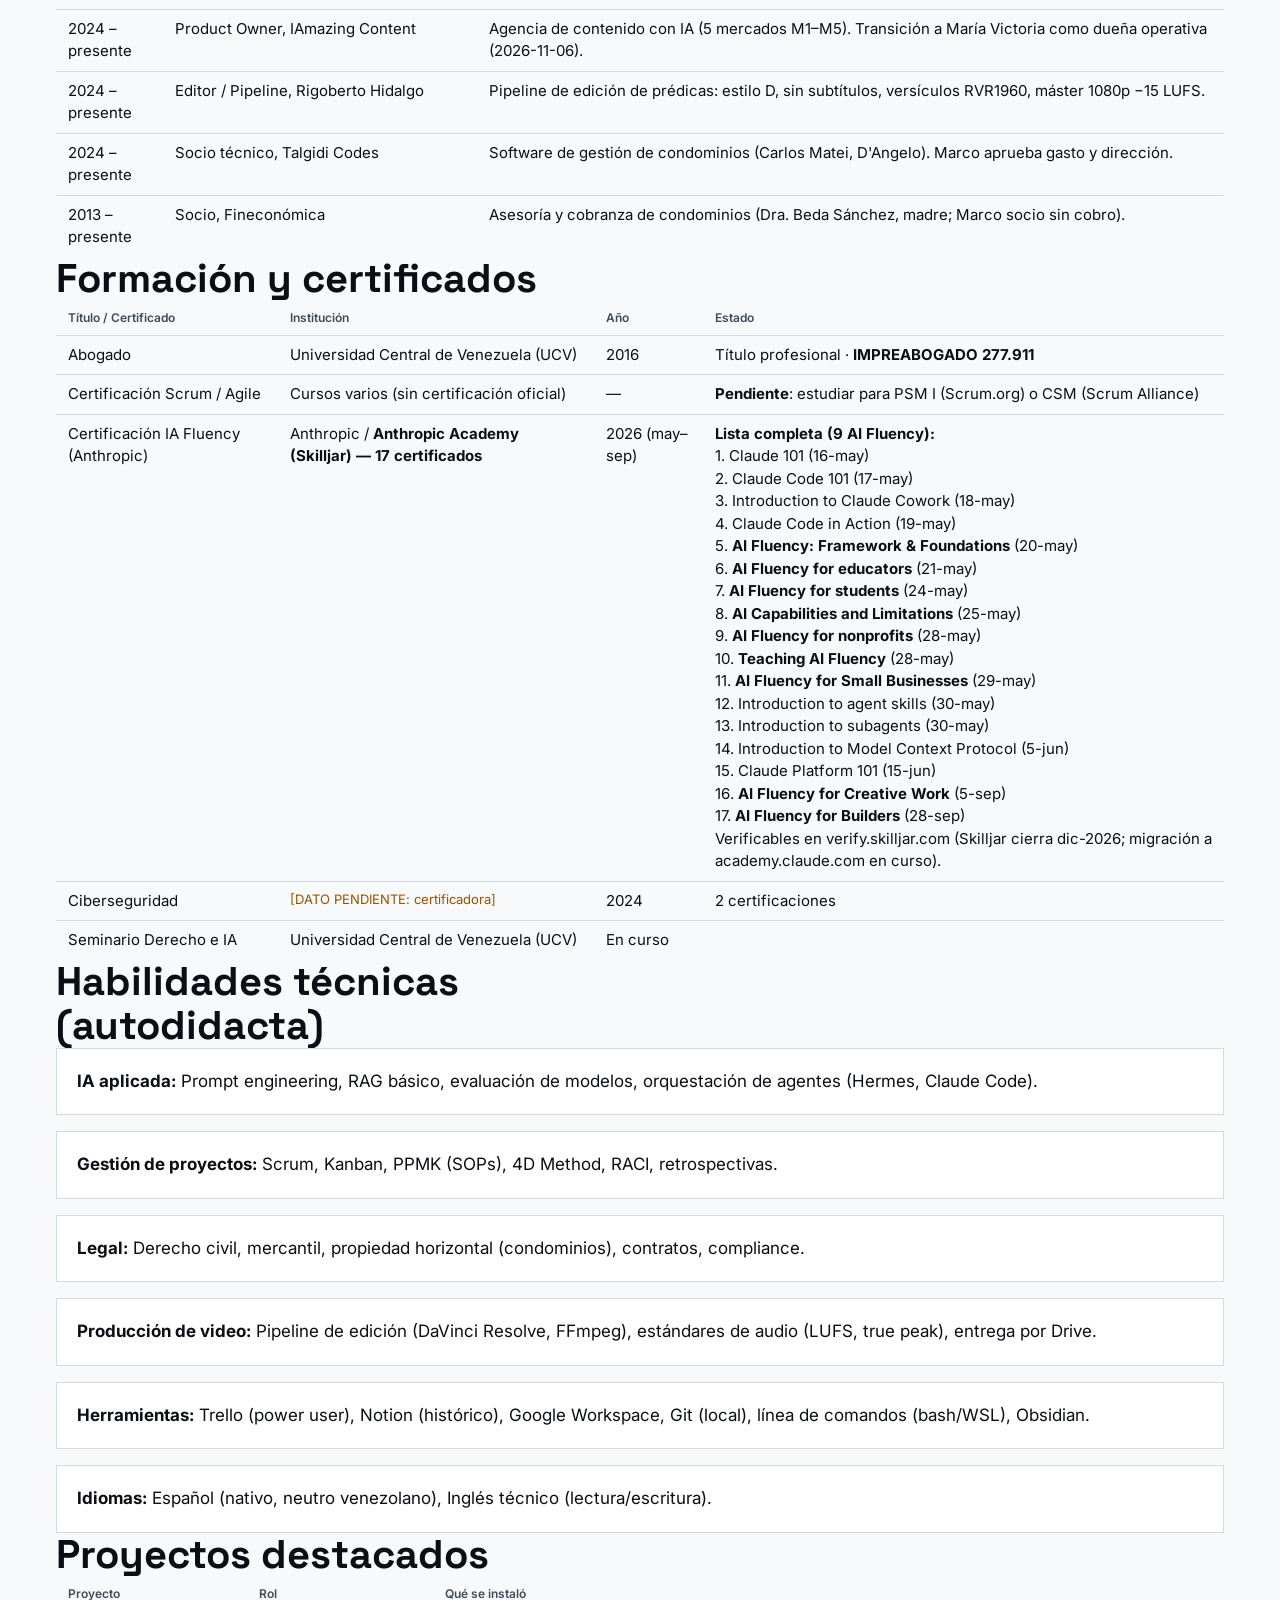
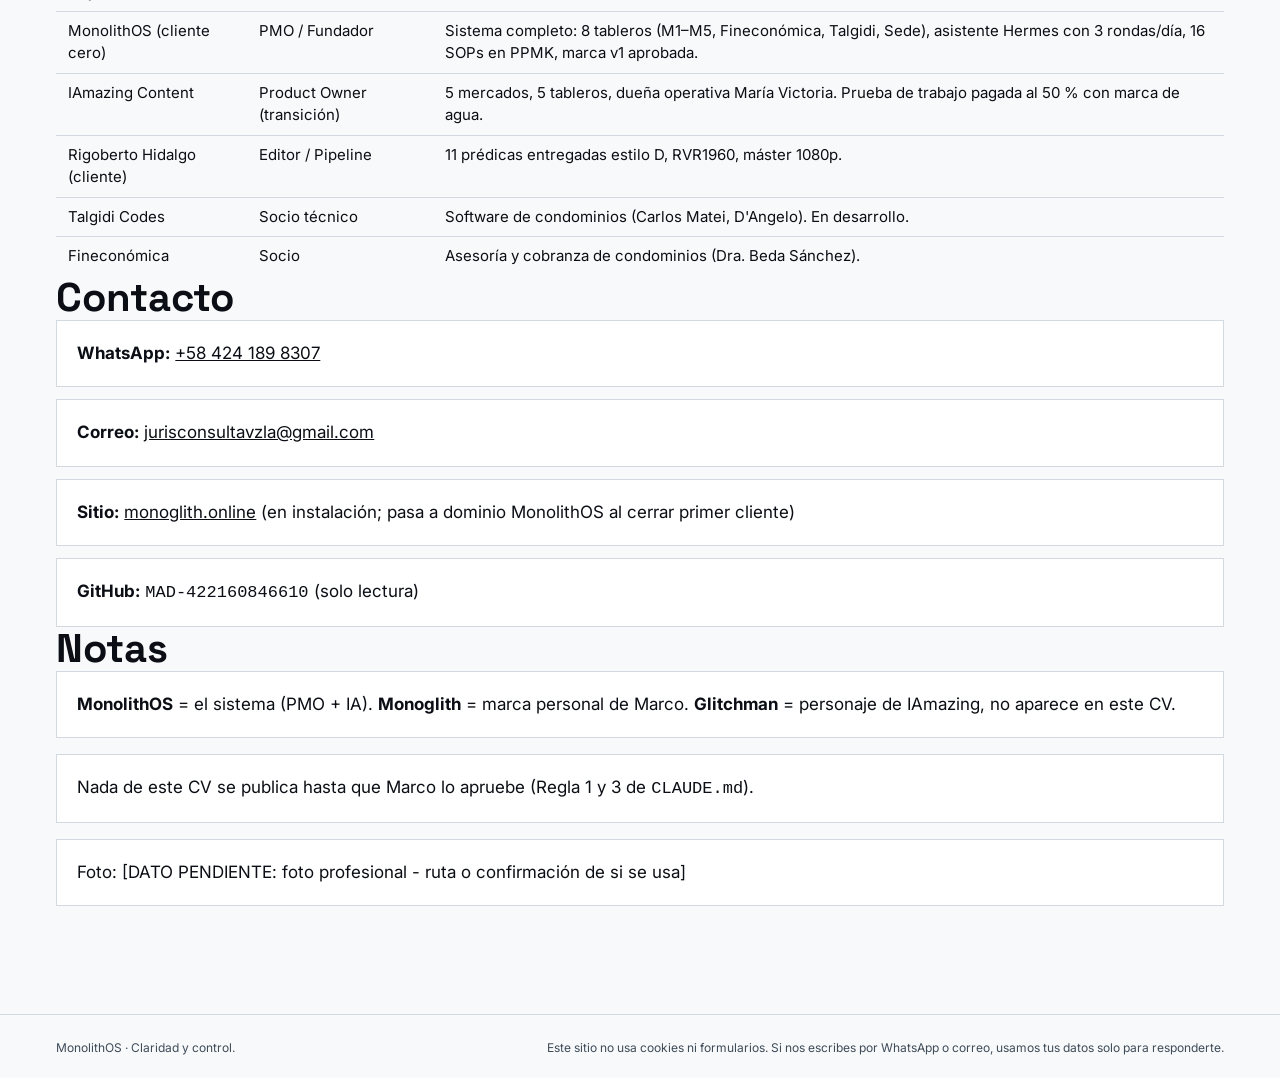
<file: marco/index.html>
<!doctype html>
<html lang="es">
<head>
  <meta charset="utf-8">
  <title>Marco Aurelio Venier · MonolithOS</title>
  <meta name="description" content="CV de Marco Aurelio Venier: abogado, gestor de proyectos (Scrum), fundador de MonolithOS. PMO de una persona que instala sistemas de gestión con IA.">
  <meta name="theme-color" content="#F8F9FA" media="(prefers-color-scheme: light)">
  <meta name="theme-color" content="#0B0E14" media="(prefers-color-scheme: dark)">
  <meta property="og:title" content="Marco Aurelio Venier · MonolithOS">
  <meta property="og:description" content="Abogado, gestor de proyectos (Scrum), fundador de MonolithOS. PMO que instala sistemas de gestión con IA en empresas dirigidas por su dueño.">
  <meta property="og:image" content="https://monoglith.online/recursos/monolithos-og-1200x630.png">
  <meta property="og:locale" content="es_VE">
  <meta property="og:type" content="profile">
  <link rel="canonical" href="https://monoglith.online/marco/">
  <link rel="icon" type="image/svg+xml" href="../recursos/favicon.svg">
  <link rel="apple-touch-icon" href="../recursos/apple-touch-icon.png">
  <meta name="robots" content="noindex">
  <script>(function(){var d=document.documentElement;d.setAttribute('lang','es');try{if(!window.matchMedia('(prefers-reduced-motion: reduce)').matches){d.classList.add('js-motion')}}catch(e){}})();</script>
  <link rel="preconnect" href="https://fonts.googleapis.com">
  <link rel="preconnect" href="https://fonts.gstatic.com" crossorigin>
  <link rel="stylesheet" href="https://fonts.googleapis.com/css2?family=Space+Grotesk:wght@500;700&family=Inter:wght@400;500;600;700&family=JetBrains+Mono:wght@400;500&family=Newsreader:ital,wght@1,400&display=swap">
  <link rel="stylesheet" href="../recursos/tokens.css">
  <style>
/* Hallmark · shape: kept · genre: modern-minimal · theme: brand · redesign: polish
 * paper: #F8F9FA piedra · accent: #D97706 ambar · display: Space Grotesk · body: Inter
 * nav: kept · signature: kept · states: kept
 * axes: light/grotesk/amber · posture: kept · contrast: pass · v2.0.0 */
/* Hallmark · pre-emit critique: P4 H4 E4 S3 R4 V3 · weakest: S, página secundaria; hereda el sistema compartido de DESIGN.md sin cambiar su contenido */
/* Hallmark · dismissed 29 · el vidrio vive solo en la cabecera, la regla de apple-design-skill que Marco pidió para el sitio */
:root{--gut:20px; --alto-cab:56px}
@media (min-width:700px){:root{--gut:32px; --alto-cab:64px}}
@media (min-width:1100px){:root{--gut:clamp(40px,4.4vw,64px)}}

*{box-sizing:border-box}
html,body{overflow-x:clip}
html{scroll-padding-top:calc(var(--alto-cab) + 16px);-webkit-text-size-adjust:100%}
@media (prefers-reduced-motion: no-preference){html{scroll-behavior:smooth}}
body{margin:0;background:var(--piedra);color:var(--tinta);font-family:var(--texto);font-size:17px;line-height:1.5;-webkit-font-smoothing:antialiased;text-rendering:optimizeLegibility}
svg{display:block}
a{color:inherit}
p,dl,dd,figure{margin:0}
[hidden]{display:none!important}
h1,h2,h3{margin:0;font-weight:inherit}
p{text-wrap:pretty}
.envoltura{width:100%;max-width:1280px;margin-inline:auto;padding-left:max(var(--gut),env(safe-area-inset-left,0px));padding-right:max(var(--gut),env(safe-area-inset-right,0px))}
:focus-visible{outline:2px solid var(--tinta);outline-offset:3px}
.saltar{position:absolute;left:12px;top:-80px;z-index:100;display:inline-flex;align-items:center;min-height:44px;padding:0 16px;background:var(--tinta);color:var(--piedra);font-family:var(--texto);font-size:13px;text-decoration:none}
.saltar:focus{top:12px}

.ceja,.rotulo{font-family:var(--texto);font-size:12px;color:var(--gris)}
.rotulo{display:flex;align-items:baseline;gap:16px;margin-bottom:16px}
.rotulo span{color:var(--tinta)}
h1{font-family:var(--display);font-weight:700;font-size:clamp(36px,10.2vw,60px);line-height:1.04;letter-spacing:-.01em;text-wrap:balance}
h2{font-family:var(--display);font-weight:700;font-size:clamp(28px,7.7vw,40px);line-height:1.1;text-wrap:balance;max-width:22ch}
h3{font-family:var(--display);font-weight:500;font-size:20px;line-height:1.25}
.gris{color:var(--gris)}
.lema{font-family:var(--serif);font-style:italic;font-weight:400;letter-spacing:0}
.texto{font-size:17px;line-height:1.5;max-width:60ch}
@media (min-width:1100px){
  h1{font-size:clamp(52px,4.4vw,64px);line-height:1}
  h2{font-size:clamp(40px,3.1vw,44px)}
  h3{font-size:22px}
  .rotulo{margin-bottom:24px}
}

.cabecera{position:sticky;top:0;z-index:50;background:var(--vidrio);-webkit-backdrop-filter:blur(24px) saturate(1.4);backdrop-filter:blur(24px) saturate(1.4);border-bottom:1px solid var(--veta)}
@media (prefers-reduced-transparency: reduce){.cabecera{background:var(--piedra);-webkit-backdrop-filter:none;backdrop-filter:none}}
.cabecera-fila{display:flex;align-items:center;justify-content:space-between;gap:16px;height:var(--alto-cab)}
.marca{display:inline-flex;align-items:center;min-height:44px;text-decoration:none;color:var(--tinta)}
.marca svg{display:block;height:24px;width:auto}.marca .m-tinta{fill:var(--tinta)}.marca .m-os{fill:var(--gris)}
.menu{display:none;position:absolute;left:0;right:0;top:100%;flex-direction:column;align-items:stretch;background:var(--piedra);border-block:1px solid var(--veta);padding:4px max(var(--gut),env(safe-area-inset-right,0px)) 24px max(var(--gut),env(safe-area-inset-left,0px))}
.menu.abierto{display:flex}
.menu a:not(.boton){display:flex;align-items:center;min-height:52px;font-size:17px;text-decoration:none;border-bottom:1px solid var(--veta)}
.menu .boton{margin-top:20px;min-height:48px;font-size:16px}
@media (min-width:960px){
  .cabecera .abrir-menu{display:none}
  .marca svg{height:28px}
  .menu{display:flex;position:static;flex-direction:row;align-items:center;gap:2px;background:none;border:0;padding:0}
  .menu a:not(.boton){display:inline-flex;min-height:44px;padding:0 12px;font-size:15px;border-bottom:0}
  .menu .boton{margin:0 0 0 8px;min-height:44px;font-size:15px}
}
@media (min-width:960px) and (hover:hover){.menu a:not(.boton):hover{text-decoration:underline;text-decoration-thickness:1px;text-underline-offset:6px}}

.seccion{padding-block:56px;border-top:1px solid var(--veta)}
.seccion.alt{background:var(--cantera)}
.cabeza{display:grid;grid-template-columns:minmax(0,1fr);gap:16px}
.cabeza .texto{color:var(--gris)}
@media (min-width:700px){.seccion{padding-block:80px}.cabeza{gap:20px}}
@media (min-width:1100px){
  .seccion{padding-block:clamp(96px,12vh,128px)}
  .cabeza{grid-template-columns:minmax(0,7fr) minmax(0,5fr);gap:clamp(32px,5vw,80px);align-items:end}
}

.cv-tabla{width:100%;border-collapse:collapse;font-size:15px}
.cv-tabla th,.cv-tabla td{padding:8px 12px;border-bottom:1px solid var(--veta);text-align:left;vertical-align:top}
.cv-tabla th{font-family:var(--texto);font-size:12px;color:var(--gris);font-weight:600;white-space:nowrap}
.cv-tabla td{font-family:var(--texto)}
.cv-tabla tr:last-child td{border-bottom:none}
.cv-tabla .pendiente{color:var(--decide);font-family:var(--texto);font-size:13px}

.cv-lista{list-style:none;padding:0;margin:0;display:grid;gap:16px}
.cv-lista li{background:var(--papel);border:1px solid var(--veta);border-radius:var(--r);padding:20px}
.cv-lista h3{margin-bottom:8px}
.cv-lista p{color:var(--gris);font-size:16px}

.pie{border-top:1px solid var(--veta);padding-block:24px calc(24px + env(safe-area-inset-bottom,0px));font-family:var(--texto);font-size:12px;color:var(--gris)}
.pie-fila{display:flex;flex-wrap:wrap;justify-content:space-between;gap:8px 24px}

.aviso-cv{background:var(--decide-fondo);border:1px solid var(--decide);border-radius:var(--r);padding:16px;margin-bottom:24px;font-family:var(--texto);font-size:13px;color:var(--decide)}

@media (prefers-reduced-motion: reduce){*,*::before,*::after{animation:none!important;transition:none!important}}
  </style>
</head>
<body>
  <a class="saltar" href="#contenido">Saltar al contenido</a>

  <header class="cabecera">
    <div class="envoltura cabecera-fila">
      <a class="marca" href="../" aria-label="MonolithOS, inicio"><svg viewBox="0 0 730.655 140" aria-hidden="true"><path class="m-tinta" d="M0 0 L47.727 27.555 L95.455 0 L95.455 22.044 L47.727 49.6 L0 22.044 Z M0 33.066 L25.455 47.763 L25.455 140 L0 140 Z M35 53.274 L47.727 60.622 L60.455 53.274 L60.455 140 L35 140 Z M70 47.763 L95.455 33.066 L95.455 140 L70 140 Z"/><path class="m-tinta" d="M144.455 105V35H168.955L181.055 96H182.855L194.955 35H219.455V105H206.655V44.7H204.855L192.855 105H171.055L159.055 44.7H157.255V105Z M260.655 106.4Q253.255 106.4 247.355 103.4Q241.455 100.4 238.055 94.7Q234.655 89 234.655 81V79.4Q234.655 71.4 238.055 65.7Q241.455 60 247.355 57Q253.255 54 260.655 54Q268.055 54 273.955 57Q279.855 60 283.255 65.7Q286.655 71.4 286.655 79.4V81Q286.655 89 283.255 94.7Q279.855 100.4 273.955 103.4Q268.055 106.4 260.655 106.4ZM260.655 95.2Q266.455 95.2 270.255 91.45Q274.055 87.7 274.055 80.7V79.7Q274.055 72.7 270.305 68.95Q266.555 65.2 260.655 65.2Q254.855 65.2 251.055 68.95Q247.255 72.7 247.255 79.7V80.7Q247.255 87.7 251.055 91.45Q254.855 95.2 260.655 95.2Z M302.255 105V55.4H314.655V61.9H316.455Q317.655 59.3 320.955 56.95Q324.255 54.6 330.955 54.6Q336.755 54.6 341.105 57.25Q345.455 59.9 347.855 64.55Q350.255 69.2 350.255 75.4V105H337.655V76.4Q337.655 70.8 334.905 68Q332.155 65.2 327.055 65.2Q321.255 65.2 318.055 69.05Q314.855 72.9 314.855 79.8V105Z M391.455 106.4Q384.055 106.4 378.155 103.4Q372.255 100.4 368.855 94.7Q365.455 89 365.455 81V79.4Q365.455 71.4 368.855 65.7Q372.255 60 378.155 57Q384.055 54 391.455 54Q398.855 54 404.755 57Q410.655 60 414.055 65.7Q417.455 71.4 417.455 79.4V81Q417.455 89 414.055 94.7Q410.655 100.4 404.755 103.4Q398.855 106.4 391.455 106.4ZM391.455 95.2Q397.255 95.2 401.055 91.45Q404.855 87.7 404.855 80.7V79.7Q404.855 72.7 401.105 68.95Q397.355 65.2 391.455 65.2Q385.655 65.2 381.855 68.95Q378.055 72.7 378.055 79.7V80.7Q378.055 87.7 381.855 91.45Q385.655 95.2 391.455 95.2Z M433.055 105V35H445.655V105Z M463.655 105V55.4H476.255V105ZM469.955 49.6Q466.555 49.6 464.205 47.4Q461.855 45.2 461.855 41.6Q461.855 38 464.205 35.8Q466.555 33.6 469.955 33.6Q473.455 33.6 475.755 35.8Q478.055 38 478.055 41.6Q478.055 45.2 475.755 47.4Q473.455 49.6 469.955 49.6Z M513.255 105Q508.355 105 505.305 101.95Q502.255 98.9 502.255 93.8V65.8H489.855V55.4H502.255V40H514.855V55.4H528.455V65.8H514.855V91.6Q514.855 94.6 517.655 94.6H527.255V105Z M543.855 105V35H556.455V61.5H558.255Q559.055 59.9 560.755 58.3Q562.455 56.7 565.305 55.65Q568.155 54.6 572.555 54.6Q578.355 54.6 582.705 57.25Q587.055 59.9 589.455 64.55Q591.855 69.2 591.855 75.4V105H579.255V76.4Q579.255 70.8 576.505 68Q573.755 65.2 568.655 65.2Q562.855 65.2 559.655 69.05Q556.455 72.9 556.455 79.8V105Z M636.055 106.4Q623.155 106.4 615.555 99.15Q607.955 91.9 607.955 78.2V61.8Q607.955 48.1 615.555 40.85Q623.155 33.6 636.055 33.6Q648.955 33.6 656.605 40.85Q664.255 48.1 664.255 61.8V78.2Q664.255 91.9 656.605 99.15Q648.955 106.4 636.055 106.4ZM636.055 96.7Q644.355 96.7 648.855 91.85Q653.355 87 653.355 78.6V61.4Q653.355 53 648.855 48.15Q644.355 43.3 636.055 43.3Q627.955 43.3 623.355 48.15Q618.755 53 618.755 61.4V78.6Q618.755 87 623.355 91.85Q627.955 96.7 636.055 96.7Z M704.855 106.4Q696.955 106.4 690.855 103.6Q684.755 100.8 681.305 95.35Q677.855 89.9 677.855 82.1V79.6H688.555V82.1Q688.555 89.5 693.005 93.2Q697.455 96.9 704.855 96.9Q712.355 96.9 716.155 93.75Q719.955 90.6 719.955 85.6Q719.955 82.3 718.155 80.2Q716.355 78.1 713.055 76.85Q709.755 75.6 705.155 74.5L701.455 73.6Q694.755 72 689.805 69.65Q684.855 67.3 682.155 63.4Q679.455 59.5 679.455 53.4Q679.455 47.2 682.505 42.8Q685.555 38.4 690.955 36Q696.355 33.6 703.655 33.6Q710.955 33.6 716.705 36.1Q722.455 38.6 725.755 43.5Q729.055 48.4 729.055 55.8V59.4H718.355V55.8Q718.355 51.3 716.505 48.5Q714.655 45.7 711.355 44.4Q708.055 43.1 703.655 43.1Q697.255 43.1 693.705 45.75Q690.155 48.4 690.155 53.1Q690.155 56.3 691.705 58.35Q693.255 60.4 696.255 61.7Q699.255 63 703.755 64L707.455 64.9Q714.255 66.4 719.455 68.75Q724.655 71.1 727.655 75.1Q730.655 79.1 730.655 85.4Q730.655 91.7 727.505 96.4Q724.355 101.1 718.555 103.75Q712.755 106.4 704.855 106.4Z"/></svg></a>
      <button type="button" class="boton chico abrir-menu" id="abrir-menu" aria-expanded="false" aria-controls="menu">Menú</button>
      <nav class="menu" id="menu" aria-label="Secciones">
        <a class="subraya" href="../#que-instalamos">Qué instalamos</a>
        <a class="subraya" href="../#como-trabajamos">Cómo trabajamos</a>
        <a class="subraya" href="../#caso-cero">Caso cero</a>
        <a class="subraya" href="../#metodo">Método</a>
        <a class="boton chico lleno" href="../#contacto">Pide una auditoría</a>
      </nav>
    </div>
  </header>

  <main id="contenido">
    <section class="seccion" aria-labelledby="cv-titulo">
      <div class="envoltura">
        <div class="cabeza">
          <div>
            <p class="rotulo"><span>CV</span>Marco Aurelio Venier</p>
            <h1 id="cv-titulo">Abogado, gestor de proyectos (Scrum), fundador de MonolithOS</h1>
          </div>
          <p class="texto">PMO de una persona que instala sistemas de gestión con IA en empresas dirigidas por su dueño. Un solo tablero, reglas escritas y un asistente que hace la ronda.</p>
        </div>

        <div class="aviso-cv" role="note">
          <strong>Borrador interno.</strong> Esta página tiene datos pendientes de confirmar por Marco (marcados como <code>[DATO PENDIENTE: …]</code>). No se enlaza desde la portada ni entra en el sitemap hasta que no queden huecos.
        </div>

        <section aria-labelledby="perfil-titulo">
          <h2 id="perfil-titulo">Perfil</h2>
          <p class="texto">Abogado y gestor de proyectos (Scrum) con perfil técnico. Construyo <strong>MonolithOS</strong>: una PMO de una persona que instala sistemas de gestión con IA en empresas dirigidas por su dueño. Un solo tablero, reglas escritas y un asistente que hace la ronda. El cliente cero es la propia MonolithOS (ocho unidades de negocio, cada una con su responsable).</p>
          <p class="texto">Antes: <strong>20+ años en recobros, gestión de morosidad y sector inmobiliario/condominial</strong> (Fineconómica, 2013–actualidad). Redujo cartera de morosidad del 70% al 10%. Ahora: teletrabajo 05:00–13:00 para inmobiliaria de Madrid + MonolithOS en horarios restantes. Meta: 1.000 USD/mes netos de la actividad aparte del sueldo. Ciudadanía italiana / UE.</p>
        </section>

        <section aria-labelledby="roles-titulo">
          <h2 id="roles-titulo">Qué hace hoy</h2>
          <table class="cv-tabla">
            <thead>
              <tr><th>Rol</th><th>Qué implica</th></tr>
            </thead>
            <tbody>
              <tr><td>PMO / CEO MonolithOS</td><td>Dirección, dinero, prioridades, qué se le instala a Hermes. No operación.</td></tr>
              <tr><td>Abogado (ejerciente)</td><td>Asesoría legal (recobros, contratos, cumplimiento).</td></tr>
              <tr><td>Product Owner IAmazing Content</td><td>En transición: dueña operativa es María Victoria (desde 2026-11-06). Marco = inversionista y colaborador.</td></tr>
              <tr><td>Desarrollador del asistente (Hermes)</td><td>Configura rutinas, prompts, skills, cron. No código del core.</td></tr>
              <tr><td>Editor de video (pipeline Rigoberto Hidalgo)</td><td>Cliente externo: ediciones estilo D, RVR1960, máster a −15 LUFS.</td></tr>
            </tbody>
          </table>
        </section>

        <section aria-labelledby="exp-titulo">
          <h2 id="exp-titulo">Experiencia</h2>
          <table class="cv-tabla">
            <thead>
              <tr><th>Periodo</th><th>Cargo / Proyecto</th><th>Qué se hizo</th></tr>
            </thead>
            <tbody>
              <tr><td>2013 – presente</td><td><strong>Ejecutivo de Cobranzas Legales / Gestión Jurídico-Operativa</strong> · Fineconómica, C.A.</td><td>Gestión integral de recobros, morosidad y expedientes jurídico-inmobiliarios. Negociación directa de deudas, convenios de pago, recuperación de posesión. Urbanizaciones +400 unidades. <strong>Resultado: morosidad 70% → 10%; ~40.000 USD/año recuperados</strong>.</td></tr>
              <tr><td>2009 – 2012</td><td>Cobranzas / Asistencia a Administraciones de Condominio · Fineconómica, C.A.</td><td>Gestión para administradoras (Arco's, Datahouse, SIACA). Convenios, mediación propietario–inquilino, coordinación con abogados externos.</td></tr>
              <tr><td>2008</td><td>Agente de Recuperación de Crédito · REVENCRED</td><td>Recuperación telefónica, negociación con morosos, escalamiento a instancias jurídicas.</td></tr>
              <tr><td>2007</td><td>Agente de Cobranzas Telefónicas · SOMERCA</td><td>Cobranza para entidades bancarias y cadenas comerciales: tarjetas, obligaciones vencidas, alternativas de pago.</td></tr>
              <tr><td>2026 – presente</td><td>Colaborador / Asesor de Producto · CONDOVE</td><td>Solución tecnológica para organización y gestión operativa de comunidades de propietarios.</td></tr>
              <tr><td>2024 – presente</td><td>Fundador, MonolithOS</td><td>Diseño del método 4D, arquitectura del asistente Hermes, instalación en 8 unidades internas.</td></tr>
              <tr><td>2024 – presente</td><td>Product Owner, IAmazing Content</td><td>Agencia de contenido con IA (5 mercados M1–M5). Transición a María Victoria como dueña operativa (2026-11-06).</td></tr>
              <tr><td>2024 – presente</td><td>Editor / Pipeline, Rigoberto Hidalgo</td><td>Pipeline de edición de prédicas: estilo D, sin subtítulos, versículos RVR1960, máster 1080p −15 LUFS.</td></tr>
              <tr><td>2024 – presente</td><td>Socio técnico, Talgidi Codes</td><td>Software de gestión de condominios (Carlos Matei, D'Angelo). Marco aprueba gasto y dirección.</td></tr>
              <tr><td>2013 – presente</td><td>Socio, Fineconómica</td><td>Asesoría y cobranza de condominios (Dra. Beda Sánchez, madre; Marco socio sin cobro).</td></tr>
            </tbody>
          </table>
        </section>

        <section aria-labelledby="form-titulo">
          <h2 id="form-titulo">Formación y certificados</h2>
          <table class="cv-tabla">
            <thead>
              <tr><th>Título / Certificado</th><th>Institución</th><th>Año</th><th>Estado</th></tr>
            </thead>
            <tbody>
              <tr><td>Abogado</td><td>Universidad Central de Venezuela (UCV)</td><td>2016</td><td>Título profesional · <strong>IMPREABOGADO 277.911</strong></td></tr>
              <tr><td>Certificación Scrum / Agile</td><td>Cursos varios (sin certificación oficial)</td><td>—</td><td><strong>Pendiente</strong>: estudiar para PSM I (Scrum.org) o CSM (Scrum Alliance)</td></tr>
              <tr><td>Certificación IA Fluency (Anthropic)</td><td>Anthropic / <strong>Anthropic Academy (Skilljar) — 17 certificados</strong></td><td>2026 (may–sep)</td><td><strong>Lista completa (9 AI Fluency):</strong><br>1. Claude 101 (16-may)<br>2. Claude Code 101 (17-may)<br>3. Introduction to Claude Cowork (18-may)<br>4. Claude Code in Action (19-may)<br>5. <strong>AI Fluency: Framework & Foundations</strong> (20-may)<br>6. <strong>AI Fluency for educators</strong> (21-may)<br>7. <strong>AI Fluency for students</strong> (24-may)<br>8. <strong>AI Capabilities and Limitations</strong> (25-may)<br>9. <strong>AI Fluency for nonprofits</strong> (28-may)<br>10. <strong>Teaching AI Fluency</strong> (28-may)<br>11. <strong>AI Fluency for Small Businesses</strong> (29-may)<br>12. Introduction to agent skills (30-may)<br>13. Introduction to subagents (30-may)<br>14. Introduction to Model Context Protocol (5-jun)<br>15. Claude Platform 101 (15-jun)<br>16. <strong>AI Fluency for Creative Work</strong> (5-sep)<br>17. <strong>AI Fluency for Builders</strong> (28-sep)<br>Verificables en verify.skilljar.com (Skilljar cierra dic-2026; migración a academy.claude.com en curso).</td></tr>
              <tr><td>Ciberseguridad</td><td class="pendiente">[DATO PENDIENTE: certificadora]</td><td>2024</td><td>2 certificaciones</td></tr>
              <tr><td>Seminario Derecho e IA</td><td>Universidad Central de Venezuela (UCV)</td><td>En curso</td><td></td></tr>
            </tbody>
          </table>
        </section>

        <section aria-labelledby="hab-titulo">
          <h2 id="hab-titulo">Habilidades técnicas (autodidacta)</h2>
          <ul class="cv-lista">
            <li><strong>IA aplicada:</strong> Prompt engineering, RAG básico, evaluación de modelos, orquestación de agentes (Hermes, Claude Code).</li>
            <li><strong>Gestión de proyectos:</strong> Scrum, Kanban, PPMK (SOPs), 4D Method, RACI, retrospectivas.</li>
            <li><strong>Legal:</strong> Derecho civil, mercantil, propiedad horizontal (condominios), contratos, compliance.</li>
            <li><strong>Producción de video:</strong> Pipeline de edición (DaVinci Resolve, FFmpeg), estándares de audio (LUFS, true peak), entrega por Drive.</li>
            <li><strong>Herramientas:</strong> Trello (power user), Notion (histórico), Google Workspace, Git (local), línea de comandos (bash/WSL), Obsidian.</li>
            <li><strong>Idiomas:</strong> Español (nativo, neutro venezolano), Inglés técnico (lectura/escritura).</li>
          </ul>
        </section>

        <section aria-labelledby="proj-titulo">
          <h2 id="proj-titulo">Proyectos destacados</h2>
          <table class="cv-tabla">
            <thead>
              <tr><th>Proyecto</th><th>Rol</th><th>Qué se instaló</th></tr>
            </thead>
            <tbody>
              <tr><td>MonolithOS (cliente cero)</td><td>PMO / Fundador</td><td>Sistema completo: 8 tableros (M1–M5, Fineconómica, Talgidi, Sede), asistente Hermes con 3 rondas/día, 16 SOPs en PPMK, marca v1 aprobada.</td></tr>
              <tr><td>IAmazing Content</td><td>Product Owner (transición)</td><td>5 mercados, 5 tableros, dueña operativa María Victoria. Prueba de trabajo pagada al 50 % con marca de agua.</td></tr>
              <tr><td>Rigoberto Hidalgo (cliente)</td><td>Editor / Pipeline</td><td>11 prédicas entregadas estilo D, RVR1960, máster 1080p.</td></tr>
              <tr><td>Talgidi Codes</td><td>Socio técnico</td><td>Software de condominios (Carlos Matei, D'Angelo). En desarrollo.</td></tr>
              <tr><td>Fineconómica</td><td>Socio</td><td>Asesoría y cobranza de condominios (Dra. Beda Sánchez).</td></tr>
            </tbody>
          </table>
        </section>

        <section aria-labelledby="contacto-titulo">
          <h2 id="contacto-titulo">Contacto</h2>
          <ul class="cv-lista" style="grid-template-columns: 1fr; gap: 12px;">
            <li><strong>WhatsApp:</strong> <a href="https://wa.me/584241898307" target="_blank" rel="noopener">+58 424 189 8307</a></li>
            <li><strong>Correo:</strong> <a href="mailto:jurisconsultavzla@gmail.com">jurisconsultavzla@gmail.com</a></li>
            <li><strong>Sitio:</strong> <a href="https://monoglith.online" target="_blank" rel="noopener">monoglith.online</a> (en instalación; pasa a dominio MonolithOS al cerrar primer cliente)</li>
            <li><strong>GitHub:</strong> <code>MAD-422160846610</code> (solo lectura)</li>
          </ul>
        </section>

        <section aria-labelledby="notas-titulo">
          <h2 id="notas-titulo">Notas</h2>
          <ul class="cv-lista" style="grid-template-columns: 1fr;">
            <li><strong>MonolithOS</strong> = el sistema (PMO + IA). <strong>Monoglith</strong> = marca personal de Marco. <strong>Glitchman</strong> = personaje de IAmazing, no aparece en este CV.</li>
            <li>Nada de este CV se publica hasta que Marco lo apruebe (Regla 1 y 3 de <code>CLAUDE.md</code>).</li>
            <li>Foto: <span class="pendiente">[DATO PENDIENTE: foto profesional - ruta o confirmación de si se usa]</span></li>
          </ul>
        </section>
      </div>
    </section>
  </main>

  <footer class="pie">
    <div class="envoltura pie-fila"><span>MonolithOS · Claridad y control.</span><span>Este sitio no usa cookies ni formularios. Si nos escribes por WhatsApp o correo, usamos tus datos solo para responderte.</span></div>
  </footer>

  <script>
  (function(){
    document.addEventListener('touchstart',function(){},{passive:true});
    var reduce=false;
    try{reduce=window.matchMedia('(prefers-reduced-motion: reduce)').matches;}catch(e){}
    var abrir=document.getElementById('abrir-menu'), menu=document.getElementById('menu');
    function ponerMenu(a){ abrir.setAttribute('aria-expanded',String(a)); menu.classList.toggle('abierto',a); }
    abrir.addEventListener('click',function(){ ponerMenu(abrir.getAttribute('aria-expanded')!=='true'); });
    Array.prototype.forEach.call(menu.querySelectorAll('a'),function(a){ a.addEventListener('click',function(){ ponerMenu(false); }); });
    document.addEventListener('keydown',function(e){ if(e.key==='Escape' && abrir.getAttribute('aria-expanded')==='true'){ ponerMenu(false); abrir.focus(); } });
  })();
  </script>
</body>
</html>
</file>
<file: recursos/tokens.css>
/* MonolithOS · sistema visual compartido v1 (21-nov-2026)
 * Fuente única de color, letra, espacio y movimiento para La Oficina y el sitio monoglith.online.
 * Original: marca/sistema-visual/tokens.css en la bóveda. Copias idénticas en
 *   oficina/tokens.css  y  sitio-monolithos/web/v1/recursos/tokens.css
 * Si cambias algo aquí, copia el archivo a los dos sitios (DESIGN.md explica cómo).
 * Valores de la marca v1 aprobada el 17-nov («Código & Granito»). Reglas de oficio: hallmark (nutlope/hallmark). */
:root {
  /* Color: modo claro */
  --piedra: #F8F9FA;      /* fondo de página */
  --cantera: #EDEFF2;     /* segundo neutro: barras, columnas, paneles */
  --papel: #FFFFFF;       /* superficies que se leen: fichas, formularios */
  --tinta: #0B0E14;       /* texto y bordes fuertes */
  --gris: #3E4C59;        /* texto secundario (7.9:1 sobre piedra) */
  --veta: #D3D9E0;        /* filetes de 1 px */
  --ambar: #D97706;       /* la única señal: acción principal y lo que espera tu decisión */
  --sobre-ambar: #0B0E14; /* texto sobre ámbar */
  --senal: #047857;       /* hecho, conectado */
  --senal-fondo: #DCF2E8;
  --decide: #9A5200;      /* texto de "decide el dueño" */
  --decide-fondo: #FBEFD9;
  --error: #B42318;
  --error-fondo: #FDECEA;
  --vidrio: rgba(248, 249, 250, .78);
  --foco: var(--tinta);

  /* Letra: los cuatro roles de la marca. Newsreader solo para el lema. */
  --display: "Space Grotesk", Arial, system-ui, sans-serif;
  --texto: "Inter", system-ui, -apple-system, "Segoe UI", sans-serif;
  --mono: "JetBrains Mono", ui-monospace, "Cascadia Mono", Consolas, monospace;
  --serif: "Newsreader", Georgia, serif;

  /* Escala de letra (app 1.2; el sitio agranda los titulares con clamp) */
  --t-11: 11px; --t-13: 13px; --t-15: 15px; --t-17: 17px; --t-20: 20px; --t-24: 24px; --t-28: 28px;

  /* Espacio: rejilla de 4 px */
  --e-1: 4px; --e-2: 8px; --e-3: 12px; --e-4: 16px; --e-5: 20px; --e-6: 24px; --e-8: 32px; --e-10: 40px; --e-12: 48px; --e-16: 64px;

  /* Forma: esquinas rectas, sin sombras, sin degradados (regla de marca) */
  --r: 0px;
  --filete: 1px;
  --sombra: none;

  /* Movimiento: breve, solo transform/opacity/color */
  --dur-micro: 120ms; --dur-corta: 200ms;
  --curva: cubic-bezier(0.16, 1, 0.3, 1);

  /* Controles */
  --alto-control: 40px;   /* app */
  --alto-toque: 44px;     /* zona mínima de toque */
  --alto-boton-web: 48px; /* sitio */
}

@media (prefers-color-scheme: dark) {
  :root:not([data-theme="light"]) {
    --piedra: #0B0E14; --cantera: #11161D; --papel: #151A22; --tinta: #F8F9FA; --gris: #94A3B8; --veta: #2A3340;
    --senal: #34D399; --senal-fondo: #0B2A1F; --decide: #F0A43C; --decide-fondo: #2C1F0A;
    --error: #F97066; --error-fondo: #2D1210;
    --vidrio: rgba(11, 14, 20, .78);
    color-scheme: dark;
  }
}
:root[data-theme="dark"] {
  --piedra: #0B0E14; --cantera: #11161D; --papel: #151A22; --tinta: #F8F9FA; --gris: #94A3B8; --veta: #2A3340;
  --senal: #34D399; --senal-fondo: #0B2A1F; --decide: #F0A43C; --decide-fondo: #2C1F0A;
  --error: #F97066; --error-fondo: #2D1210;
  --vidrio: rgba(11, 14, 20, .78);
  color-scheme: dark;
}
</file>
